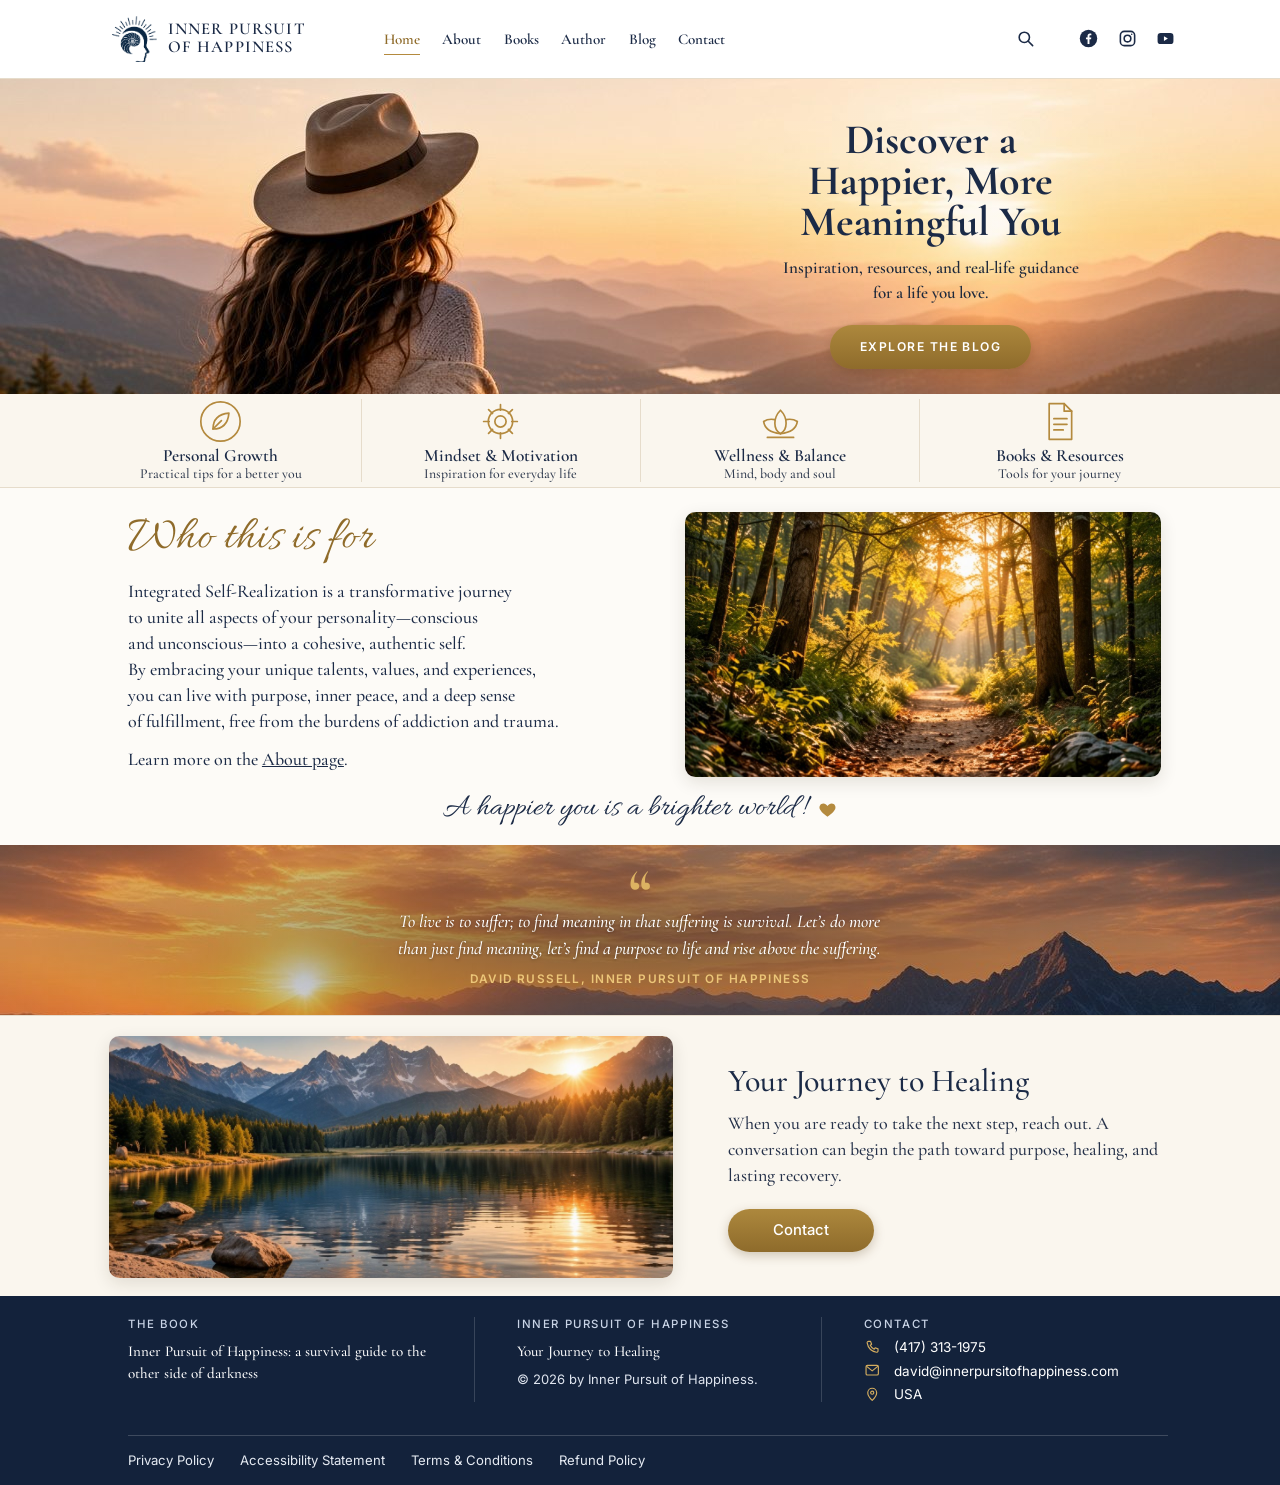
<file: index.html>
<!doctype html>
<html lang="en">
<head>
  <meta charset="utf-8" />
  <meta name="viewport" content="width=device-width, initial-scale=1" />
  <meta name="robots" content="noindex, nofollow, noarchive" />
  <meta name="googlebot" content="noindex, nofollow" />
  <title>Home (design preview) | Inner Pursuit of Happiness</title>
  <meta name="description" content="Design preview of the Inner Pursuit of Happiness home page. Not the live website." />
  <link rel="icon" type="image/png" href="images/logo-icon.png" />
  <link rel="preconnect" href="https://fonts.googleapis.com" />
  <link rel="preconnect" href="https://fonts.gstatic.com" crossorigin />
  <link
    rel="stylesheet"
    href="https://fonts.googleapis.com/css2?family=Allura&family=Cormorant+Garamond:ital,wght@0,500;0,600;0,700;1,500&family=Inter:wght@400;500;600&display=swap"
  />
  <link rel="stylesheet" href="styles.css?v=features-link-1" />
</head>
<body>
  <a class="skip-link" href="#main">Skip to main content</a>

  <header class="site-header">
    <div class="wrap header-inner">
      <a class="brand" href="./" aria-label="Inner Pursuit of Happiness, home">
        <img class="brand-mark" src="images/logo-icon.png" alt="" width="466" height="469" />
        <span class="brand-name" aria-hidden="true"><span>Inner Pursuit</span><span>of Happiness</span></span>
      </a>

      <button class="menu-toggle" type="button" aria-expanded="false" aria-controls="site-nav">
        <span class="menu-bars" aria-hidden="true"></span>
        <span class="menu-label">Menu</span>
      </button>

      <nav id="site-nav" class="site-nav" aria-label="Main">
        <ul>
          <li><a href="./" aria-current="page">Home</a></li>
          <li><a href="about.html">About</a></li>
          <li><a href="books.html">Books</a></li>
          <li><a href="author.html">Author</a></li>
          <li><a href="blog.html">Blog</a></li>
          <li><a href="contact.html">Contact</a></li>
        </ul>
      </nav>

      <div class="header-tools">
        <a
          class="tool-link"
          href="https://www.google.com/search?q=site%3Ainnerpursuitofhappiness.com"
          aria-label="Search the Inner Pursuit of Happiness website"
        >
          <svg viewBox="0 0 24 24" aria-hidden="true"><circle cx="10.5" cy="10.5" r="6.5" /><path d="M15.5 15.5 21 21" /></svg>
        </a>
        <span class="social" aria-hidden="true">
          <svg class="social-fb" viewBox="0 0 24 24"><circle cx="12" cy="12" r="11" /><path class="ink" d="M13.2 19v-6h2l.3-2.4h-2.3V9.2c0-.7.2-1.2 1.2-1.2h1.2V5.9c-.2 0-1-.1-1.8-.1-1.8 0-3 1.1-3 3.1v1.7H8.8V13h2v6z" /></svg>
          <svg class="social-ig" viewBox="0 0 24 24"><rect x="3" y="3" width="18" height="18" rx="5" /><circle cx="12" cy="12" r="4.2" /><circle cx="17.3" cy="6.7" r="1" class="dot" /></svg>
          <svg class="social-yt" viewBox="0 0 24 24"><rect x="2" y="5" width="20" height="14" rx="4" /><path class="ink" d="m10 9 5 3-5 3z" /></svg>
        </span>
      </div>
    </div>
  </header>

  <main id="main">
    <section class="hero" aria-labelledby="hero-title">
      <img
        class="hero-img"
        src="images/hero-woman-valley.jpg"
        alt="A woman in a brown hat sits on a hillside overlooking a golden mountain valley and lake at sunset"
        width="1280"
        height="720"
        fetchpriority="high"
      />
      <div class="wrap hero-inner">
        <div class="hero-copy">
          <h1 id="hero-title">Discover a<br class="br-d" /> Happier, More<br class="br-d" /> Meaningful You</h1>
          <p class="hero-lede">Inspiration, resources, and real-life guidance<br class="br-d" /> for a life you love.</p>
          <a class="btn btn-gold btn-caps" href="blog.html">Explore the Blog</a>
        </div>
      </div>
    </section>

    <nav class="features" aria-label="Topics">
      <ul class="wrap features-list">
        <li>
          <a class="feature-link" href="blog.html?category=Growth">
            <svg class="feature-icon" viewBox="0 0 48 48" aria-hidden="true"><circle cx="24" cy="24" r="21" /><path d="M16 32c0-10 6-16 17-17-1 11-7 17-17 17Z" /><path d="M16 32l9-9" /></svg>
            <h2>Personal Growth</h2>
            <p>Practical tips for a better you</p>
          </a>
        </li>
        <li>
          <a class="feature-link" href="blog.html?category=Growth">
            <svg class="feature-icon" viewBox="0 0 48 48" aria-hidden="true"><circle cx="24" cy="24" r="6" /><path d="M24 6v6M24 36v6M6 24h6M36 24h6M11.3 11.3l4.2 4.2M32.5 32.5l4.2 4.2M11.3 36.7l4.2-4.2M32.5 15.5l4.2-4.2" /><circle cx="24" cy="24" r="13" /></svg>
            <h2>Mindset &amp; Motivation</h2>
            <p>Inspiration for everyday life</p>
          </a>
        </li>
        <li>
          <a class="feature-link" href="blog.html?category=Mental%20Health">
            <svg class="feature-icon" viewBox="0 0 48 48" aria-hidden="true"><path d="M24 12c4 4 6 9 6 14s-2 9-6 11c-4-2-6-6-6-11s2-10 6-14Z" /><path d="M18 22c-5-1-9 0-12 2 1 7 7 12 18 13" /><path d="M30 22c5-1 9 0 12 2-1 7-7 12-18 13" /><path d="M10 41h28" /></svg>
            <h2>Wellness &amp; Balance</h2>
            <p>Mind, body and soul</p>
          </a>
        </li>
        <li>
          <a class="feature-link" href="books.html">
            <svg class="feature-icon" viewBox="0 0 48 48" aria-hidden="true"><path d="M13 5h16l8 8v30H13z" /><path d="M29 5v8h8" /><path d="M18 21h14M18 27h14M18 33h10" /></svg>
            <h2>Books &amp; Resources</h2>
            <p>Tools for your journey</p>
          </a>
        </li>
      </ul>
    </nav>

    <section class="who" aria-labelledby="who-title">
      <div class="wrap who-grid">
        <div class="who-copy">
          <h2 id="who-title" class="script-heading">Who this is for</h2>
          <p>
            Integrated Self-Realization is a transformative journey<br class="br-d" /> to unite all aspects of your
            personality—conscious<br class="br-d" /> and unconscious—into a cohesive, authentic self.<br class="br-d" /> By
            embracing your unique talents, values, and experiences,<br class="br-d" /> you can live with purpose, inner peace,
            and a deep sense<br class="br-d" /> of fulfillment, free from the burdens of addiction and trauma.
          </p>
          <p class="who-more">Learn more on the <a href="about.html">About page</a>.</p>
        </div>
        <img
          class="photo who-photo"
          src="images/forest-path.jpg"
          alt="A quiet forest walking path with golden sunlight filtering through tall trees"
          width="1280"
          height="720"
          loading="lazy"
        />
      </div>
      <p class="wrap tagline">A happier you is a brighter world! <svg class="heart" viewBox="0 0 24 24" aria-hidden="true"><path d="M12 21s-7.5-4.6-9.6-9.2C.9 8.4 3 4.5 6.7 4.5c2.2 0 3.9 1.2 5.3 3.1 1.4-1.9 3.1-3.1 5.3-3.1 3.7 0 5.8 3.9 4.3 7.3C19.5 16.4 12 21 12 21Z" /></svg></p>
    </section>

    <section class="quote" aria-label="A message from David Russell">
      <img class="quote-img" src="images/quote-panorama.jpg" alt="" width="1280" height="720" loading="lazy" />
      <figure class="wrap quote-inner">
        <span class="quote-mark" aria-hidden="true">&ldquo;</span>
        <blockquote>
          <p>
            To live is to suffer; to find meaning in that suffering is survival. Let’s do more<br class="br-d" />
            than just find meaning, let’s find a purpose to life and rise above the suffering.
          </p>
        </blockquote>
        <figcaption>David Russell, Inner Pursuit of Happiness</figcaption>
      </figure>
    </section>

    <section class="journey" aria-labelledby="journey-title">
      <div class="wrap journey-grid">
        <img
          class="photo journey-photo"
          src="images/mountain-lake.jpg"
          alt="A calm mountain lake at sunset with evergreen trees along the shore and golden light on the water"
          width="1280"
          height="720"
          loading="lazy"
        />
        <div class="journey-copy">
          <h2 id="journey-title">Your Journey to Healing</h2>
          <p>
            When you are ready to take the next step, reach out. A conversation can begin the path toward purpose, healing,
            and lasting recovery.
          </p>
          <a class="btn btn-gold" href="contact.html">Contact</a>
        </div>
      </div>
    </section>
  </main>

  <footer class="site-footer">
    <div class="wrap footer-cols">
      <div class="footer-col">
        <p class="footer-label">The Book</p>
        <p class="footer-serif">
          <a href="https://innerpursuitofhappiness.com/books/inner-pursuit-of-happiness">Inner Pursuit of Happiness: a survival guide to the other side of darkness</a>
        </p>
      </div>
      <div class="footer-col">
        <p class="footer-label">Inner Pursuit of Happiness</p>
        <p class="footer-serif">Your Journey to Healing</p>
        <p class="footer-small">© 2026 by Inner Pursuit of Happiness.</p>
      </div>
      <div class="footer-col">
        <p class="footer-label">Contact</p>
        <ul class="footer-contact">
          <li>
            <svg viewBox="0 0 24 24" aria-hidden="true"><path d="M6.6 3.5h3l1.5 4.2-2 1.4a12 12 0 0 0 5.8 5.8l1.4-2 4.2 1.5v3a2 2 0 0 1-2.2 2A17 17 0 0 1 4.6 5.7a2 2 0 0 1 2-2.2Z" /></svg>
            <a href="tel:+14173131975">(417) 313-1975</a>
          </li>
          <li>
            <svg viewBox="0 0 24 24" aria-hidden="true"><rect x="3" y="5" width="18" height="14" rx="2" /><path d="m3.5 6 8.5 7 8.5-7" /></svg>
            <a href="mailto:david@innerpursitofhappiness.com">david@innerpursitofhappiness.com</a>
          </li>
          <li>
            <svg viewBox="0 0 24 24" aria-hidden="true"><path d="M12 21s-6.5-6.2-6.5-11.2a6.5 6.5 0 0 1 13 0C18.5 14.8 12 21 12 21Z" /><circle cx="12" cy="9.8" r="2.3" /></svg>
            <span>USA</span>
          </li>
        </ul>
      </div>
    </div>
    <div class="wrap footer-legal">
      <nav aria-label="Legal">
        <ul>
          <li><a href="https://innerpursuitofhappiness.com/privacy-policy">Privacy Policy</a></li>
          <li><a href="https://innerpursuitofhappiness.com/accessibility">Accessibility Statement</a></li>
          <li><a href="https://innerpursuitofhappiness.com/terms">Terms &amp; Conditions</a></li>
          <li><a href="https://innerpursuitofhappiness.com/refund-policy">Refund Policy</a></li>
        </ul>
      </nav>
    </div>
  </footer>

  <script>
    (function () {
      var btn = document.querySelector(".menu-toggle");
      var nav = document.getElementById("site-nav");
      if (!btn || !nav) return;
      btn.addEventListener("click", function () {
        var open = btn.getAttribute("aria-expanded") === "true";
        btn.setAttribute("aria-expanded", String(!open));
        nav.classList.toggle("is-open", !open);
      });
    })();
  </script>
</body>
</html>
</file>
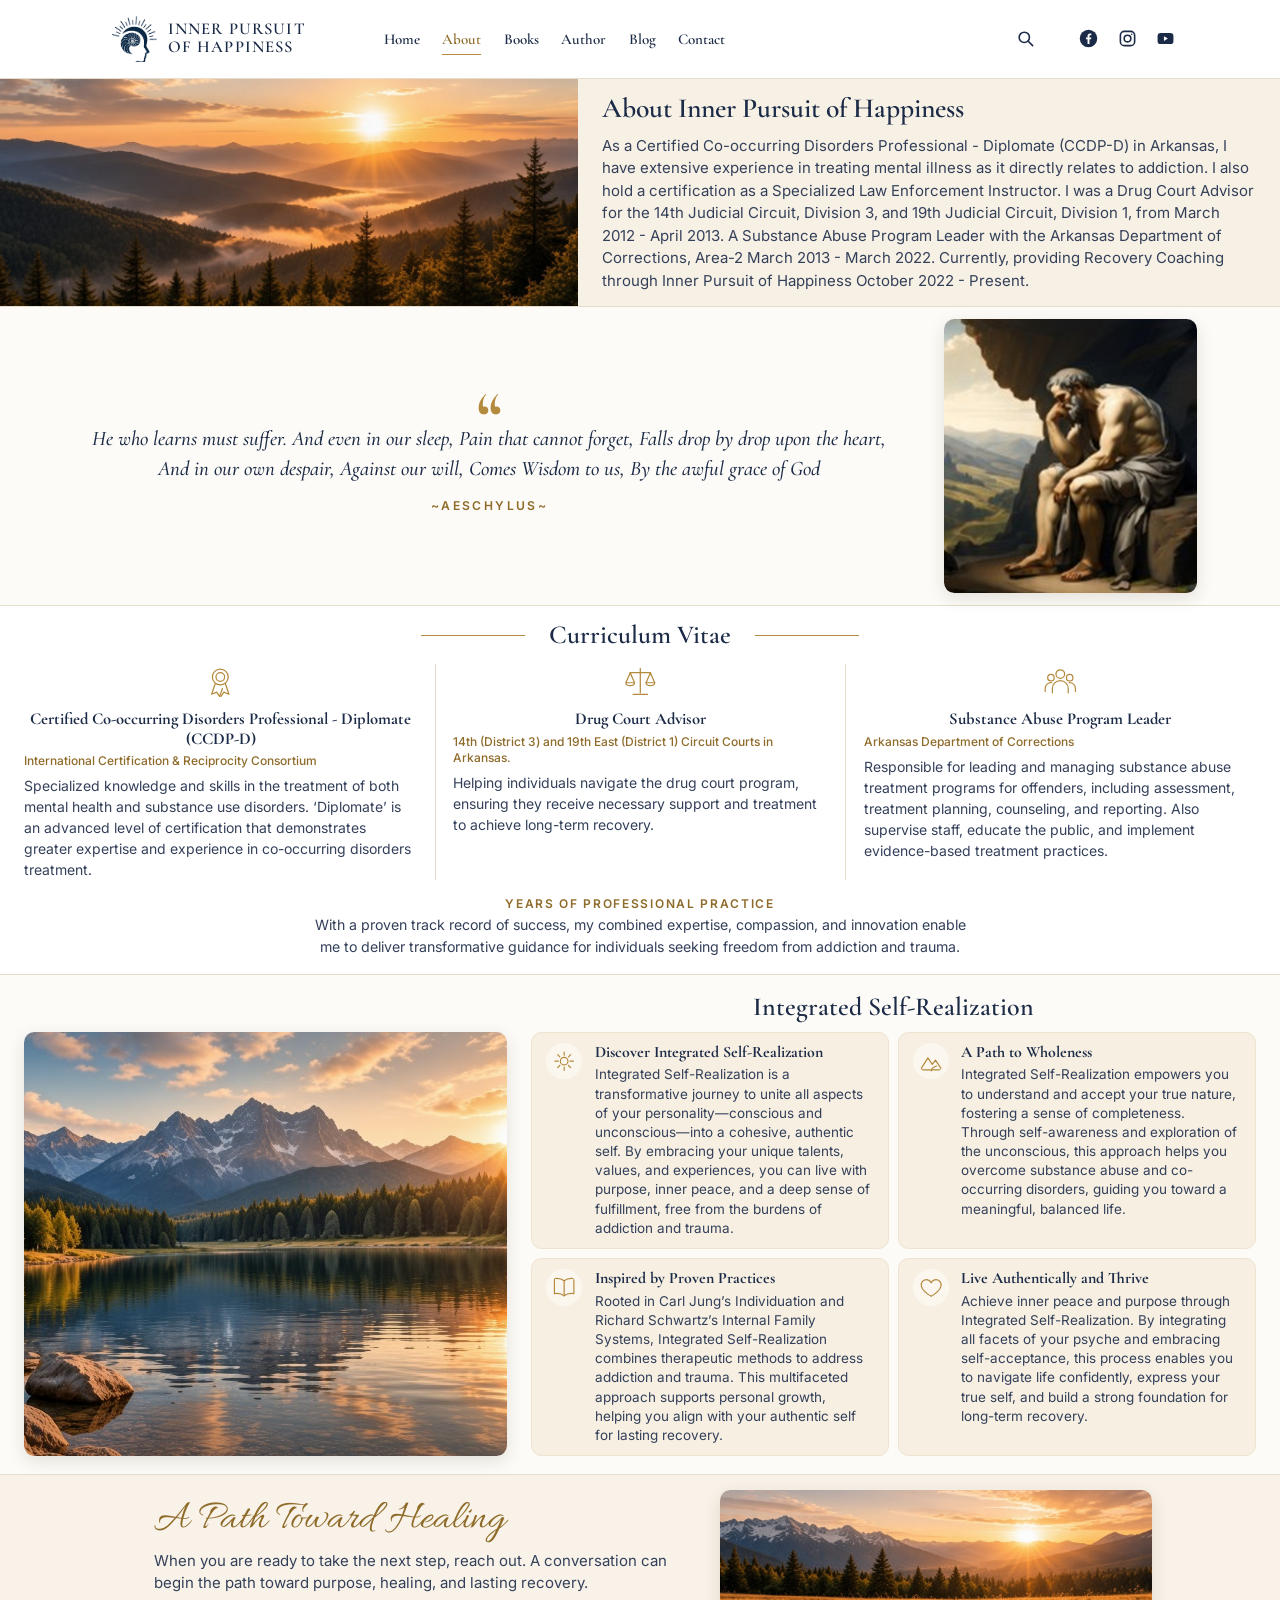
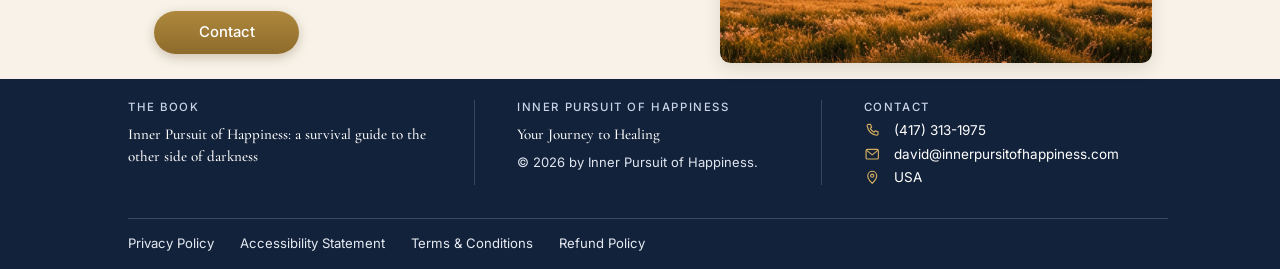
<file: about.html>
<!doctype html>
<html lang="en">
<head>
  <meta charset="utf-8" />
  <meta name="viewport" content="width=device-width, initial-scale=1" />
  <meta name="robots" content="noindex, nofollow, noarchive" />
  <meta name="googlebot" content="noindex, nofollow" />
  <title>About (design preview) | Inner Pursuit of Happiness</title>
  <meta name="description" content="Design preview of the Inner Pursuit of Happiness About page. Not the live website." />
  <link rel="icon" type="image/png" href="images/logo-icon.png" />
  <link rel="preconnect" href="https://fonts.googleapis.com" />
  <link rel="preconnect" href="https://fonts.gstatic.com" crossorigin />
  <link
    rel="stylesheet"
    href="https://fonts.googleapis.com/css2?family=Allura&family=Cormorant+Garamond:ital,wght@0,500;0,600;0,700;1,500&family=Inter:wght@400;500;600&display=swap"
  />
  <link rel="stylesheet" href="styles.css?v=compact-3" />
  <link rel="stylesheet" href="about.css?v=isr-5" />
</head>
<body>
  <a class="skip-link" href="#main">Skip to main content</a>

  <header class="site-header">
    <div class="wrap header-inner">
      <a class="brand" href="./" aria-label="Inner Pursuit of Happiness, home">
        <img class="brand-mark" src="images/logo-icon.png" alt="" width="466" height="469" />
        <span class="brand-name" aria-hidden="true"><span>Inner Pursuit</span><span>of Happiness</span></span>
      </a>

      <button class="menu-toggle" type="button" aria-expanded="false" aria-controls="site-nav">
        <span class="menu-bars" aria-hidden="true"></span>
        <span class="menu-label">Menu</span>
      </button>

      <nav id="site-nav" class="site-nav" aria-label="Main">
        <ul>
          <li><a href="./">Home</a></li>
          <li><a href="about.html" aria-current="page">About</a></li>
          <li><a href="books.html">Books</a></li>
          <li><a href="author.html">Author</a></li>
          <li><a href="blog.html">Blog</a></li>
          <li><a href="contact.html">Contact</a></li>
        </ul>
      </nav>

      <div class="header-tools">
        <a
          class="tool-link"
          href="https://www.google.com/search?q=site%3Ainnerpursuitofhappiness.com"
          aria-label="Search the Inner Pursuit of Happiness website"
        >
          <svg viewBox="0 0 24 24" aria-hidden="true"><circle cx="10.5" cy="10.5" r="6.5" /><path d="M15.5 15.5 21 21" /></svg>
        </a>
        <span class="social" aria-hidden="true">
          <svg class="social-fb" viewBox="0 0 24 24"><circle cx="12" cy="12" r="11" /><path class="ink" d="M13.2 19v-6h2l.3-2.4h-2.3V9.2c0-.7.2-1.2 1.2-1.2h1.2V5.9c-.2 0-1-.1-1.8-.1-1.8 0-3 1.1-3 3.1v1.7H8.8V13h2v6z" /></svg>
          <svg class="social-ig" viewBox="0 0 24 24"><rect x="3" y="3" width="18" height="18" rx="5" /><circle cx="12" cy="12" r="4.2" /><circle cx="17.3" cy="6.7" r="1" class="dot" /></svg>
          <svg class="social-yt" viewBox="0 0 24 24"><rect x="2" y="5" width="20" height="14" rx="4" /><path class="ink" d="m10 9 5 3-5 3z" /></svg>
        </span>
      </div>
    </div>
  </header>

  <main id="main">
    <section class="ab-intro" aria-labelledby="about-title">
      <img
        class="ab-intro-img"
        src="images/about-valley-sunset.jpg"
        alt="The sun setting over misty forested mountain valleys, with evergreen trees in the foreground"
        width="1280"
        height="720"
        fetchpriority="high"
      />
      <div class="ab-intro-copy">
        <h1 id="about-title">About Inner Pursuit of Happiness</h1>
        <p>
          As a Certified Co-occurring Disorders Professional - Diplomate (CCDP-D) in Arkansas, I have extensive experience in
          treating mental illness as it directly relates to addiction. I also hold a certification as a Specialized Law
          Enforcement Instructor. I was a Drug Court Advisor for the 14th Judicial Circuit, Division 3, and 19th Judicial
          Circuit, Division 1, from March 2012 - April 2013. A Substance Abuse Program Leader with the Arkansas Department of
          Corrections, Area-2 March 2013 - March 2022. Currently, providing Recovery Coaching through Inner Pursuit of
          Happiness October 2022 - Present.
        </p>
      </div>
    </section>

    <section class="ab-quote" aria-label="A quote from Aeschylus">
      <div class="wrap ab-quote-grid">
        <figure class="ab-quote-fig">
          <span class="ab-quote-mark" aria-hidden="true">&ldquo;</span>
          <blockquote>
            <p>
              He who learns must suffer. And even in our sleep, Pain that cannot forget, Falls drop by drop upon the heart,
              And in our own despair, Against our will, Comes Wisdom to us, By the awful grace of God
            </p>
          </blockquote>
          <figcaption>~Aeschylus~</figcaption>
        </figure>
        <img
          class="photo ab-quote-img"
          src="images/about-aeschylus-painting.jpg"
          alt="Classical oil painting of a seated, draped man resting his head on his hand beneath a rocky overhang, with a sunlit valley beyond"
          width="489"
          height="537"
          loading="lazy"
        />
      </div>
    </section>

    <section class="ab-cv" aria-labelledby="cv-title">
      <div class="wrap">
        <h2 id="cv-title" class="ab-rule-heading"><span>Curriculum Vitae</span></h2>
        <ul class="ab-cv-list">
          <li>
            <svg class="ab-icon" viewBox="0 0 48 48" aria-hidden="true"><circle cx="24" cy="18" r="11" /><circle cx="24" cy="18" r="6" /><path d="M17 27l-5 15 7-3 4 6 4-11M31 27l5 15-7-3-4 6" /></svg>
            <h3>Certified Co-occurring Disorders Professional - Diplomate (CCDP-D)</h3>
            <p class="ab-cv-org">International Certification &amp; Reciprocity Consortium</p>
            <p>
              Specialized knowledge and skills in the treatment of both mental health and substance use disorders.
              ‘Diplomate’ is an advanced level of certification that demonstrates greater expertise and experience in
              co-occurring disorders treatment.
            </p>
          </li>
          <li>
            <svg class="ab-icon" viewBox="0 0 48 48" aria-hidden="true"><path d="M24 6v34M14 42h20M10 12h28" /><path d="M10 12 4 26h12zM38 12l-6 14h12z" /><path d="M4 26a6 4 0 0 0 12 0M32 26a6 4 0 0 0 12 0" /></svg>
            <h3>Drug Court Advisor</h3>
            <p class="ab-cv-org">14th (District 3) and 19th East (District 1) Circuit Courts in Arkansas.</p>
            <p>
              Helping individuals navigate the drug court program, ensuring they receive necessary support and treatment to
              achieve long-term recovery.
            </p>
          </li>
          <li>
            <svg class="ab-icon" viewBox="0 0 48 48" aria-hidden="true"><circle cx="24" cy="14" r="6" /><circle cx="11" cy="19" r="4.5" /><circle cx="37" cy="19" r="4.5" /><path d="M13 40v-6a11 11 0 0 1 22 0v6M3 38v-4a8 8 0 0 1 9-8M45 38v-4a8 8 0 0 0-9-8" /></svg>
            <h3>Substance Abuse Program Leader</h3>
            <p class="ab-cv-org">Arkansas Department of Corrections</p>
            <p>
              Responsible for leading and managing substance abuse treatment programs for offenders, including assessment,
              treatment planning, counseling, and reporting. Also supervise staff, educate the public, and implement
              evidence-based treatment practices.
            </p>
          </li>
        </ul>
        <div class="ab-years">
          <h3>Years of Professional Practice</h3>
          <p>
            With a proven track record of success, my combined expertise, compassion, and innovation enable me to deliver
            transformative guidance for individuals seeking freedom from addiction and trauma.
          </p>
        </div>
      </div>
    </section>

    <section class="ab-isr" aria-labelledby="isr-title">
      <div class="wrap ab-isr-grid">
        <img
          class="photo ab-isr-img"
          src="images/mountain-lake.jpg"
          alt="A calm mountain lake at sunset with evergreen trees along the shore and golden light on the water"
          width="1280"
          height="720"
          loading="lazy"
        />
        <div class="ab-isr-copy">
          <h2 id="isr-title">Integrated Self-Realization</h2>
          <ul class="ab-cards">
            <li>
              <svg class="ab-card-icon" viewBox="0 0 48 48" aria-hidden="true"><circle cx="24" cy="24" r="7" /><path d="M24 7v6M24 35v6M7 24h6M35 24h6M12 12l4 4M32 32l4 4M12 36l4-4M32 16l4-4" /></svg>
              <div class="ab-card-text">
              <h3>Discover Integrated Self-Realization</h3>
              <p>
                Integrated Self-Realization is a transformative journey to unite all aspects of your personality—conscious
                and unconscious—into a cohesive, authentic self. By embracing your unique talents, values, and experiences,
                you can live with purpose, inner peace, and a deep sense of fulfillment, free from the burdens of addiction
                and trauma.
              </p>
              </div>
            </li>
            <li>
              <svg class="ab-card-icon" viewBox="0 0 48 48" aria-hidden="true"><path d="M4 40 18 18l8 12 6-8 12 18z" /><path d="M24 42c2-6 6-8 10-9" /></svg>
              <div class="ab-card-text">
              <h3>A Path to Wholeness</h3>
              <p>
                Integrated Self-Realization empowers you to understand and accept your true nature, fostering a sense of
                completeness. Through self-awareness and exploration of the unconscious, this approach helps you overcome
                substance abuse and co-occurring disorders, guiding you toward a meaningful, balanced life.
              </p>
              </div>
            </li>
            <li>
              <svg class="ab-card-icon" viewBox="0 0 48 48" aria-hidden="true"><path d="M24 12c-5-4-12-5-18-4v28c6-1 13 0 18 4 5-4 12-5 18-4V8c-6-1-13 0-18 4Z" /><path d="M24 12v28" /></svg>
              <div class="ab-card-text">
              <h3>Inspired by Proven Practices</h3>
              <p>
                Rooted in Carl Jung’s Individuation and Richard Schwartz’s Internal Family Systems, Integrated
                Self-Realization combines therapeutic methods to address addiction and trauma. This multifaceted approach
                supports personal growth, helping you align with your authentic self for lasting recovery.
              </p>
              </div>
            </li>
            <li>
              <svg class="ab-card-icon" viewBox="0 0 48 48" aria-hidden="true"><path d="M24 41s-15-9-18-18c-2-6 2-13 9-13 4 0 7 2 9 6 2-4 5-6 9-6 7 0 11 7 9 13-3 9-18 18-18 18Z" /></svg>
              <div class="ab-card-text">
              <h3>Live Authentically and Thrive</h3>
              <p>
                Achieve inner peace and purpose through Integrated Self-Realization. By integrating all facets of your psyche
                and embracing self-acceptance, this process enables you to navigate life confidently, express your true self,
                and build a strong foundation for long-term recovery.
              </p>
              </div>
            </li>
          </ul>
        </div>
      </div>
    </section>

    <section class="ab-heal" aria-labelledby="heal-title">
      <div class="wrap ab-heal-grid">
        <div class="ab-heal-copy">
          <h2 id="heal-title" class="script-heading">A Path Toward Healing</h2>
          <p>
            When you are ready to take the next step, reach out. A conversation can begin the path toward purpose, healing,
            and lasting recovery.
          </p>
          <a class="btn btn-gold" href="contact.html">Contact</a>
        </div>
        <img
          class="photo ab-heal-img"
          src="images/about-meadow-sunset.jpg"
          alt="A golden meadow at sunset with evergreen trees and snow-dusted mountains in the distance"
          width="1280"
          height="720"
          loading="lazy"
        />
      </div>
    </section>
  </main>

  <footer class="site-footer">
    <div class="wrap footer-cols">
      <div class="footer-col">
        <p class="footer-label">The Book</p>
        <p class="footer-serif">
          <a href="https://innerpursuitofhappiness.com/books/inner-pursuit-of-happiness">Inner Pursuit of Happiness: a survival guide to the other side of darkness</a>
        </p>
      </div>
      <div class="footer-col">
        <p class="footer-label">Inner Pursuit of Happiness</p>
        <p class="footer-serif">Your Journey to Healing</p>
        <p class="footer-small">© 2026 by Inner Pursuit of Happiness.</p>
      </div>
      <div class="footer-col">
        <p class="footer-label">Contact</p>
        <ul class="footer-contact">
          <li>
            <svg viewBox="0 0 24 24" aria-hidden="true"><path d="M6.6 3.5h3l1.5 4.2-2 1.4a12 12 0 0 0 5.8 5.8l1.4-2 4.2 1.5v3a2 2 0 0 1-2.2 2A17 17 0 0 1 4.6 5.7a2 2 0 0 1 2-2.2Z" /></svg>
            <a href="tel:+14173131975">(417) 313-1975</a>
          </li>
          <li>
            <svg viewBox="0 0 24 24" aria-hidden="true"><rect x="3" y="5" width="18" height="14" rx="2" /><path d="m3.5 6 8.5 7 8.5-7" /></svg>
            <a href="mailto:david@innerpursitofhappiness.com">david@innerpursitofhappiness.com</a>
          </li>
          <li>
            <svg viewBox="0 0 24 24" aria-hidden="true"><path d="M12 21s-6.5-6.2-6.5-11.2a6.5 6.5 0 0 1 13 0C18.5 14.8 12 21 12 21Z" /><circle cx="12" cy="9.8" r="2.3" /></svg>
            <span>USA</span>
          </li>
        </ul>
      </div>
    </div>
    <div class="wrap footer-legal">
      <nav aria-label="Legal">
        <ul>
          <li><a href="https://innerpursuitofhappiness.com/privacy-policy">Privacy Policy</a></li>
          <li><a href="https://innerpursuitofhappiness.com/accessibility">Accessibility Statement</a></li>
          <li><a href="https://innerpursuitofhappiness.com/terms">Terms &amp; Conditions</a></li>
          <li><a href="https://innerpursuitofhappiness.com/refund-policy">Refund Policy</a></li>
        </ul>
      </nav>
    </div>
  </footer>

  <script>
    (function () {
      var btn = document.querySelector(".menu-toggle");
      var nav = document.getElementById("site-nav");
      if (!btn || !nav) return;
      btn.addEventListener("click", function () {
        var open = btn.getAttribute("aria-expanded") === "true";
        btn.setAttribute("aria-expanded", String(!open));
        nav.classList.toggle("is-open", !open);
      });
    })();
  </script>
</body>
</html>
</file>
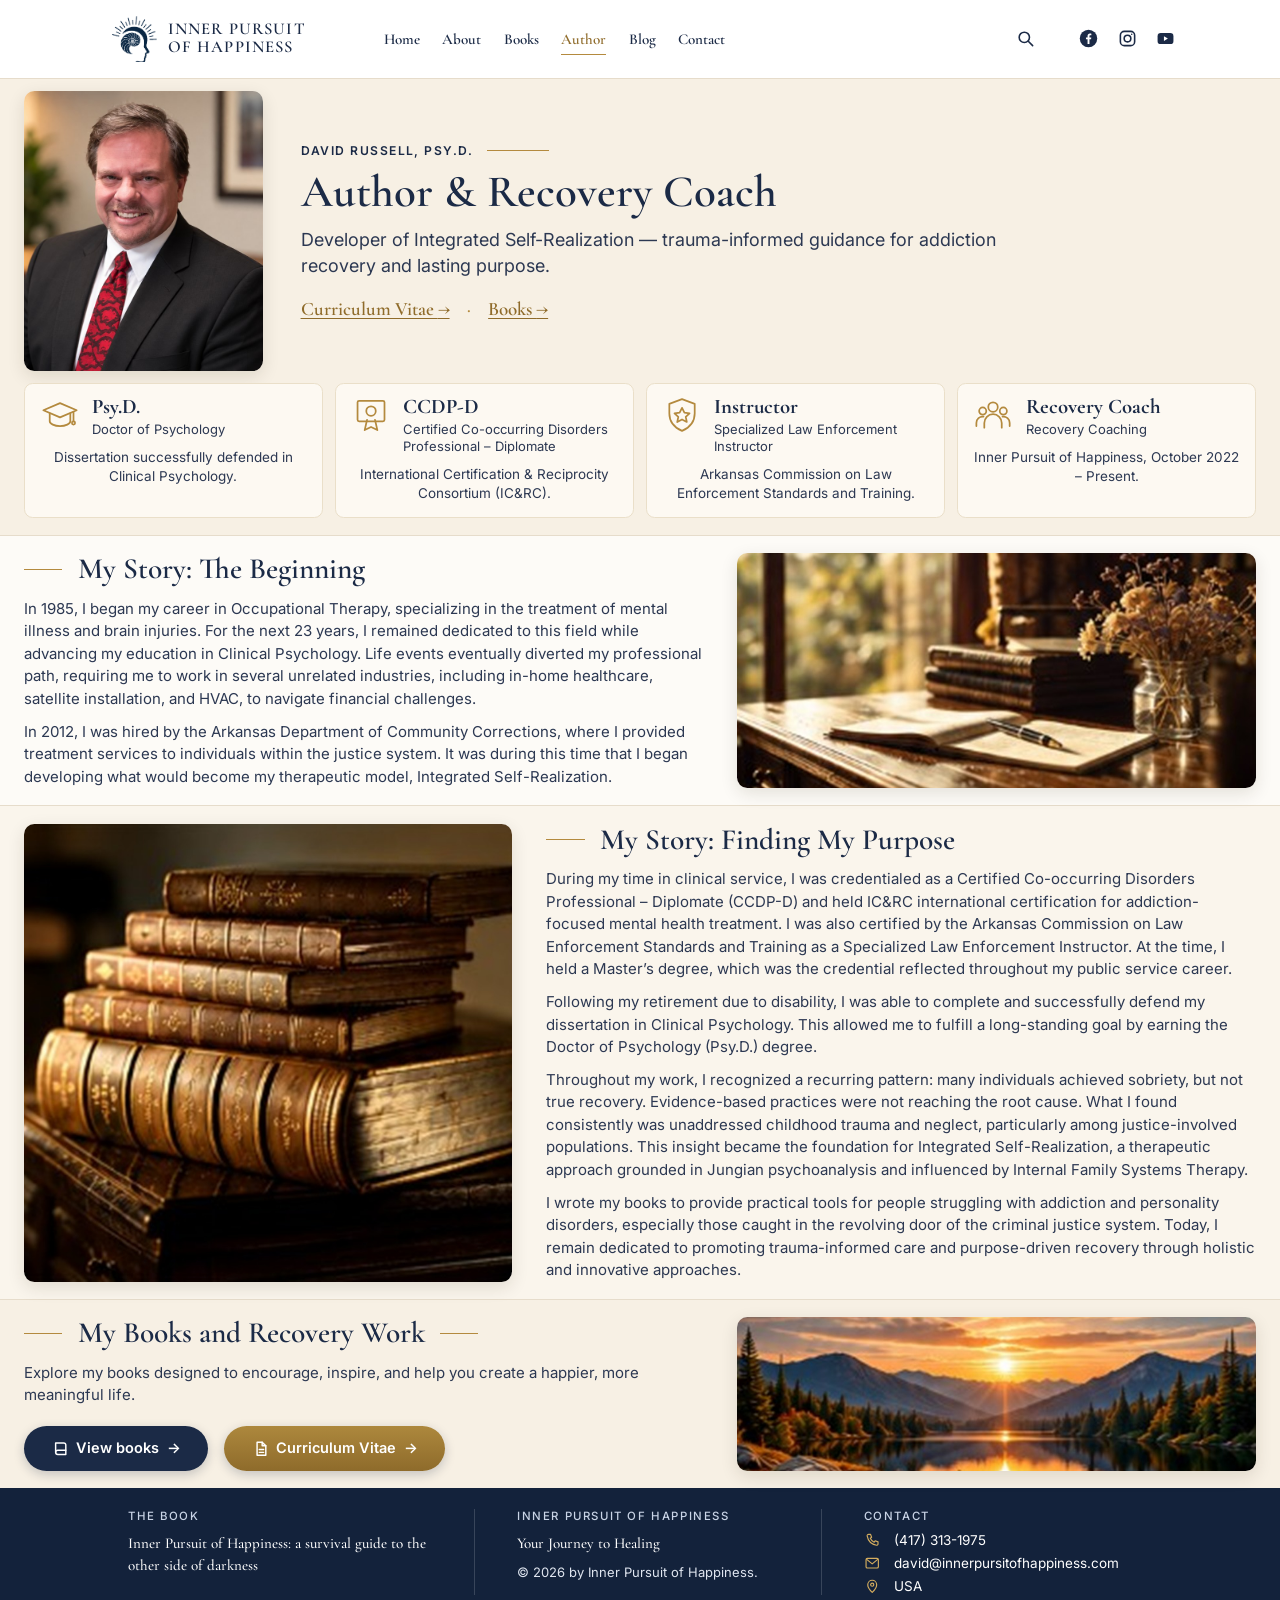
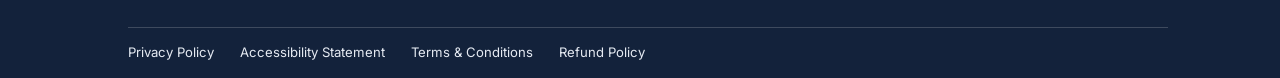
<file: author.html>
<!doctype html>
<html lang="en">
<head>
  <meta charset="utf-8" />
  <meta name="viewport" content="width=device-width, initial-scale=1" />
  <meta name="robots" content="noindex, nofollow, noarchive" />
  <meta name="googlebot" content="noindex, nofollow" />
  <title>Author (design preview) | Inner Pursuit of Happiness</title>
  <meta name="description" content="Design preview of the Inner Pursuit of Happiness Author page. Not the live website." />
  <link rel="icon" type="image/png" href="images/logo-icon.png" />
  <link rel="preconnect" href="https://fonts.googleapis.com" />
  <link rel="preconnect" href="https://fonts.gstatic.com" crossorigin />
  <link
    rel="stylesheet"
    href="https://fonts.googleapis.com/css2?family=Allura&family=Cormorant+Garamond:ital,wght@0,500;0,600;0,700;1,500&family=Inter:wght@400;500;600&display=swap"
  />
  <link rel="stylesheet" href="styles.css?v=compact-3" />
  <link rel="stylesheet" href="author.css?v=1" />
</head>
<body>
  <a class="skip-link" href="#main">Skip to main content</a>

  <header class="site-header">
    <div class="wrap header-inner">
      <a class="brand" href="./" aria-label="Inner Pursuit of Happiness, home">
        <img class="brand-mark" src="images/logo-icon.png" alt="" width="466" height="469" />
        <span class="brand-name" aria-hidden="true"><span>Inner Pursuit</span><span>of Happiness</span></span>
      </a>

      <button class="menu-toggle" type="button" aria-expanded="false" aria-controls="site-nav">
        <span class="menu-bars" aria-hidden="true"></span>
        <span class="menu-label">Menu</span>
      </button>

      <nav id="site-nav" class="site-nav" aria-label="Main">
        <ul>
          <li><a href="./">Home</a></li>
          <li><a href="about.html">About</a></li>
          <li><a href="books.html">Books</a></li>
          <li><a href="author.html" aria-current="page">Author</a></li>
          <li><a href="blog.html">Blog</a></li>
          <li><a href="contact.html">Contact</a></li>
        </ul>
      </nav>

      <div class="header-tools">
        <a
          class="tool-link"
          href="https://www.google.com/search?q=site%3Ainnerpursuitofhappiness.com"
          aria-label="Search the Inner Pursuit of Happiness website"
        >
          <svg viewBox="0 0 24 24" aria-hidden="true"><circle cx="10.5" cy="10.5" r="6.5" /><path d="M15.5 15.5 21 21" /></svg>
        </a>
        <span class="social" aria-hidden="true">
          <svg class="social-fb" viewBox="0 0 24 24"><circle cx="12" cy="12" r="11" /><path class="ink" d="M13.2 19v-6h2l.3-2.4h-2.3V9.2c0-.7.2-1.2 1.2-1.2h1.2V5.9c-.2 0-1-.1-1.8-.1-1.8 0-3 1.1-3 3.1v1.7H8.8V13h2v6z" /></svg>
          <svg class="social-ig" viewBox="0 0 24 24"><rect x="3" y="3" width="18" height="18" rx="5" /><circle cx="12" cy="12" r="4.2" /><circle cx="17.3" cy="6.7" r="1" class="dot" /></svg>
          <svg class="social-yt" viewBox="0 0 24 24"><rect x="2" y="5" width="20" height="14" rx="4" /><path class="ink" d="m10 9 5 3-5 3z" /></svg>
        </span>
      </div>
    </div>
  </header>

  <main id="main">
    <section class="au-intro" aria-labelledby="author-title">
      <div class="au-wrap au-intro-grid">
        <img
          class="photo au-portrait"
          src="images/david-headshot.jpg"
          alt="Portrait of David Russell"
          width="600"
          height="705"
          fetchpriority="high"
        />
        <div class="au-intro-copy">
          <p class="au-kicker">David Russell, Psy.D.</p>
          <h1 id="author-title">Author &amp; Recovery Coach</h1>
          <p class="au-lede">Developer of Integrated Self-Realization — trauma-informed guidance for addiction recovery and lasting purpose.</p>
          <p class="au-links">
            <a href="about.html">Curriculum Vitae <span aria-hidden="true">&rarr;</span></a>
            <span class="au-dot" aria-hidden="true">·</span>
            <a href="books.html">Books <span aria-hidden="true">&rarr;</span></a>
          </p>
        </div>
      </div>
    </section>

    <section class="au-creds" aria-label="Credentials">
      <ul class="au-wrap au-cred-grid">
        <li>
          <div class="au-cred-head">
            <svg viewBox="0 0 48 48" aria-hidden="true"><path d="M3 18 24 9l21 9-21 9z" /><path d="M11 22v10c0 3 6 6 13 6s13-3 13-6V22" /><path d="M41 20v12" /><circle cx="41" cy="34" r="2" /></svg>
            <div><h2>Psy.D.</h2><p>Doctor of Psychology</p></div>
          </div>
          <p class="au-cred-desc">Dissertation successfully defended in Clinical Psychology.</p>
        </li>
        <li>
          <div class="au-cred-head">
            <svg viewBox="0 0 48 48" aria-hidden="true"><rect x="7" y="6" width="34" height="26" rx="2" /><circle cx="24" cy="19" r="6" /><path d="M19 30l-3 13 8-4 8 4-3-13" /></svg>
            <div><h2>CCDP-D</h2><p>Certified Co-occurring Disorders Professional – Diplomate</p></div>
          </div>
          <p class="au-cred-desc">International Certification &amp; Reciprocity Consortium (IC&amp;RC).</p>
        </li>
        <li>
          <div class="au-cred-head">
            <svg viewBox="0 0 48 48" aria-hidden="true"><path d="M24 4 40 10v12c0 11-7 18-16 22C15 40 8 33 8 22V10z" /><path d="m24 15 3 6 6.5.8-4.8 4.5 1.3 6.5L24 29.6 18 32.8l1.3-6.5-4.8-4.5L21 21z" /></svg>
            <div><h2>Instructor</h2><p>Specialized Law Enforcement Instructor</p></div>
          </div>
          <p class="au-cred-desc">Arkansas Commission on Law Enforcement Standards and Training.</p>
        </li>
        <li>
          <div class="au-cred-head">
            <svg viewBox="0 0 48 48" aria-hidden="true"><circle cx="24" cy="14" r="6" /><circle cx="11" cy="19" r="4.5" /><circle cx="37" cy="19" r="4.5" /><path d="M13 40v-6a11 11 0 0 1 22 0v6M3 38v-4a8 8 0 0 1 9-8M45 38v-4a8 8 0 0 0-9-8" /></svg>
            <div><h2>Recovery Coach</h2><p>Recovery Coaching</p></div>
          </div>
          <p class="au-cred-desc">Inner Pursuit of Happiness, October 2022 – Present.</p>
        </li>
      </ul>
    </section>

    <section class="au-story" aria-labelledby="story-begin">
      <div class="au-wrap au-story-grid">
        <div class="au-story-copy">
          <h2 id="story-begin" class="au-line-heading">My Story: The Beginning</h2>
          <p>
            In 1985, I began my career in Occupational Therapy, specializing in the treatment of mental illness and brain
            injuries. For the next 23 years, I remained dedicated to this field while advancing my education in Clinical
            Psychology. Life events eventually diverted my professional path, requiring me to work in several unrelated
            industries, including in-home healthcare, satellite installation, and HVAC, to navigate financial challenges.
          </p>
          <p>
            In 2012, I was hired by the Arkansas Department of Community Corrections, where I provided treatment services to
            individuals within the justice system. It was during this time that I began developing what would become my
            therapeutic model, Integrated Self-Realization.
          </p>
        </div>
        <img
          class="photo au-story-img"
          src="images/author-writing-desk.jpg"
          alt="A vintage wooden writing desk by a window with an open notebook, a pen, old books and a small vase of dried flowers"
          width="882"
          height="483"
          loading="lazy"
        />
      </div>
    </section>

    <section class="au-story au-story-alt" aria-labelledby="story-purpose">
      <div class="au-wrap au-story-grid">
        <img
          class="photo au-story-img"
          src="images/author-antique-books.jpg"
          alt="A stack of antique leather-bound books with gold-embossed spines in warm light"
          width="828"
          height="702"
          loading="lazy"
        />
        <div class="au-story-copy">
          <h2 id="story-purpose" class="au-line-heading">My Story: Finding My Purpose</h2>
          <p>
            During my time in clinical service, I was credentialed as a Certified Co-occurring Disorders Professional –
            Diplomate (CCDP-D) and held IC&amp;RC international certification for addiction-focused mental health treatment. I
            was also certified by the Arkansas Commission on Law Enforcement Standards and Training as a Specialized Law
            Enforcement Instructor. At the time, I held a Master’s degree, which was the credential reflected throughout my
            public service career.
          </p>
          <p>
            Following my retirement due to disability, I was able to complete and successfully defend my dissertation in
            Clinical Psychology. This allowed me to fulfill a long-standing goal by earning the Doctor of Psychology (Psy.D.)
            degree.
          </p>
          <p>
            Throughout my work, I recognized a recurring pattern: many individuals achieved sobriety, but not true recovery.
            Evidence-based practices were not reaching the root cause. What I found consistently was unaddressed childhood
            trauma and neglect, particularly among justice-involved populations. This insight became the foundation for
            Integrated Self-Realization, a therapeutic approach grounded in Jungian psychoanalysis and influenced by Internal
            Family Systems Therapy.
          </p>
          <p>
            I wrote my books to provide practical tools for people struggling with addiction and personality disorders,
            especially those caught in the revolving door of the criminal justice system. Today, I remain dedicated to
            promoting trauma-informed care and purpose-driven recovery through holistic and innovative approaches.
          </p>
        </div>
      </div>
    </section>

    <section class="au-story au-work" aria-labelledby="work-title">
      <div class="au-wrap au-story-grid">
        <div class="au-story-copy">
          <h2 id="work-title" class="au-line-heading au-line-both">My Books and Recovery Work</h2>
          <p>Explore my books designed to encourage, inspire, and help you create a happier, more meaningful life.</p>
          <div class="au-actions">
            <a class="au-btn au-btn-navy" href="books.html"><svg viewBox="0 0 24 24" aria-hidden="true"><path d="M5 4h11a3 3 0 0 1 3 3v13H8a3 3 0 0 1-3-3z" /><path d="M5 17a3 3 0 0 1 3-3h11" /></svg>View books <span aria-hidden="true">&rarr;</span></a>
            <a class="au-btn au-btn-gold" href="about.html"><svg viewBox="0 0 24 24" aria-hidden="true"><path d="M7 3h7l5 5v13H7z" /><path d="M14 3v5h5M10 13h6M10 17h6" /></svg>Curriculum Vitae <span aria-hidden="true">&rarr;</span></a>
          </div>
        </div>
        <img
          class="photo au-story-img"
          src="images/author-lake-sunset.jpg"
          alt="The sun setting over a mountain lake framed by evergreen trees"
          width="882"
          height="330"
          loading="lazy"
        />
      </div>
    </section>
  </main>

  <footer class="site-footer">
    <div class="wrap footer-cols">
      <div class="footer-col">
        <p class="footer-label">The Book</p>
        <p class="footer-serif">
          <a href="https://innerpursuitofhappiness.com/books/inner-pursuit-of-happiness">Inner Pursuit of Happiness: a survival guide to the other side of darkness</a>
        </p>
      </div>
      <div class="footer-col">
        <p class="footer-label">Inner Pursuit of Happiness</p>
        <p class="footer-serif">Your Journey to Healing</p>
        <p class="footer-small">© 2026 by Inner Pursuit of Happiness.</p>
      </div>
      <div class="footer-col">
        <p class="footer-label">Contact</p>
        <ul class="footer-contact">
          <li>
            <svg viewBox="0 0 24 24" aria-hidden="true"><path d="M6.6 3.5h3l1.5 4.2-2 1.4a12 12 0 0 0 5.8 5.8l1.4-2 4.2 1.5v3a2 2 0 0 1-2.2 2A17 17 0 0 1 4.6 5.7a2 2 0 0 1 2-2.2Z" /></svg>
            <a href="tel:+14173131975">(417) 313-1975</a>
          </li>
          <li>
            <svg viewBox="0 0 24 24" aria-hidden="true"><rect x="3" y="5" width="18" height="14" rx="2" /><path d="m3.5 6 8.5 7 8.5-7" /></svg>
            <a href="mailto:david@innerpursitofhappiness.com">david@innerpursitofhappiness.com</a>
          </li>
          <li>
            <svg viewBox="0 0 24 24" aria-hidden="true"><path d="M12 21s-6.5-6.2-6.5-11.2a6.5 6.5 0 0 1 13 0C18.5 14.8 12 21 12 21Z" /><circle cx="12" cy="9.8" r="2.3" /></svg>
            <span>USA</span>
          </li>
        </ul>
      </div>
    </div>
    <div class="wrap footer-legal">
      <nav aria-label="Legal">
        <ul>
          <li><a href="https://innerpursuitofhappiness.com/privacy-policy">Privacy Policy</a></li>
          <li><a href="https://innerpursuitofhappiness.com/accessibility">Accessibility Statement</a></li>
          <li><a href="https://innerpursuitofhappiness.com/terms">Terms &amp; Conditions</a></li>
          <li><a href="https://innerpursuitofhappiness.com/refund-policy">Refund Policy</a></li>
        </ul>
      </nav>
    </div>
  </footer>

  <script>
    (function () {
      var btn = document.querySelector(".menu-toggle");
      var nav = document.getElementById("site-nav");
      if (!btn || !nav) return;
      btn.addEventListener("click", function () {
        var open = btn.getAttribute("aria-expanded") === "true";
        btn.setAttribute("aria-expanded", String(!open));
        nav.classList.toggle("is-open", !open);
      });
    })();
  </script>
</body>
</html>
</file>
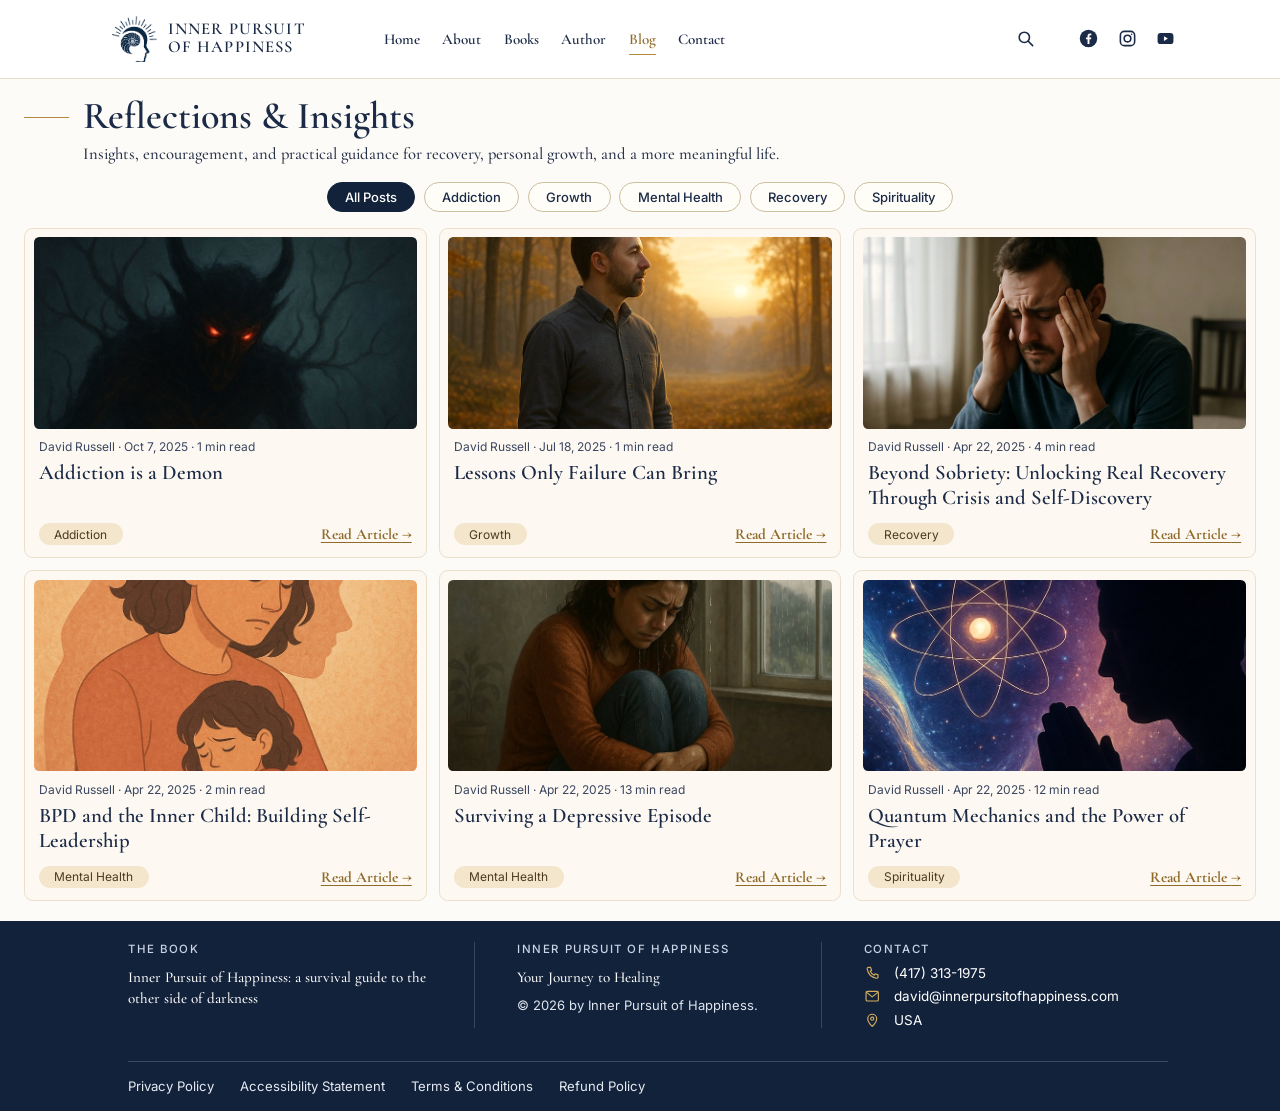
<file: blog.html>
<!doctype html>
<html lang="en">
<head>
  <meta charset="utf-8" />
  <meta name="viewport" content="width=device-width, initial-scale=1" />
  <meta name="robots" content="noindex, nofollow, noarchive" />
  <meta name="googlebot" content="noindex, nofollow" />
  <title>Blog (design preview) | Inner Pursuit of Happiness</title>
  <meta name="description" content="Design preview of the Inner Pursuit of Happiness blog page. Not the live website." />
  <link rel="icon" type="image/png" href="images/logo-icon.png" />
  <link rel="preconnect" href="https://fonts.googleapis.com" />
  <link rel="preconnect" href="https://fonts.gstatic.com" crossorigin />
  <link
    rel="stylesheet"
    href="https://fonts.googleapis.com/css2?family=Allura&family=Cormorant+Garamond:ital,wght@0,500;0,600;0,700;1,500&family=Inter:wght@400;500;600&display=swap"
  />
  <link rel="stylesheet" href="styles.css?v=compact-3" />
  <link rel="stylesheet" href="blog.css?v=1" />
</head>
<body>
  <a class="skip-link" href="#main">Skip to main content</a>

  <header class="site-header">
    <div class="wrap header-inner">
      <a class="brand" href="./" aria-label="Inner Pursuit of Happiness, home">
        <img class="brand-mark" src="images/logo-icon.png" alt="" width="466" height="469" />
        <span class="brand-name" aria-hidden="true"><span>Inner Pursuit</span><span>of Happiness</span></span>
      </a>

      <button class="menu-toggle" type="button" aria-expanded="false" aria-controls="site-nav">
        <span class="menu-bars" aria-hidden="true"></span>
        <span class="menu-label">Menu</span>
      </button>

      <nav id="site-nav" class="site-nav" aria-label="Main">
        <ul>
          <li><a href="./">Home</a></li>
          <li><a href="about.html">About</a></li>
          <li><a href="books.html">Books</a></li>
          <li><a href="author.html">Author</a></li>
          <li><a href="blog.html" aria-current="page">Blog</a></li>
          <li><a href="contact.html">Contact</a></li>
        </ul>
      </nav>

      <div class="header-tools">
        <a
          class="tool-link"
          href="https://www.google.com/search?q=site%3Ainnerpursuitofhappiness.com"
          aria-label="Search the Inner Pursuit of Happiness website"
        >
          <svg viewBox="0 0 24 24" aria-hidden="true"><circle cx="10.5" cy="10.5" r="6.5" /><path d="M15.5 15.5 21 21" /></svg>
        </a>
        <span class="social" aria-hidden="true">
          <svg class="social-fb" viewBox="0 0 24 24"><circle cx="12" cy="12" r="11" /><path class="ink" d="M13.2 19v-6h2l.3-2.4h-2.3V9.2c0-.7.2-1.2 1.2-1.2h1.2V5.9c-.2 0-1-.1-1.8-.1-1.8 0-3 1.1-3 3.1v1.7H8.8V13h2v6z" /></svg>
          <svg class="social-ig" viewBox="0 0 24 24"><rect x="3" y="3" width="18" height="18" rx="5" /><circle cx="12" cy="12" r="4.2" /><circle cx="17.3" cy="6.7" r="1" class="dot" /></svg>
          <svg class="social-yt" viewBox="0 0 24 24"><rect x="2" y="5" width="20" height="14" rx="4" /><path class="ink" d="m10 9 5 3-5 3z" /></svg>
        </span>
      </div>
    </div>
  </header>

  <main id="main">
    <section class="bl-page" aria-labelledby="blog-title">
      <div class="bl-wrap">
        <div class="bl-head">
          <h1 id="blog-title">Reflections &amp; Insights</h1>
          <p>Insights, encouragement, and practical guidance for recovery, personal growth, and a more meaningful life.</p>
        </div>

        <div class="bl-filters" role="group" aria-label="Filter posts by category">
          <button type="button" data-filter="all" aria-pressed="true">All Posts</button>
          <button type="button" data-filter="Addiction" aria-pressed="false">Addiction</button>
          <button type="button" data-filter="Growth" aria-pressed="false">Growth</button>
          <button type="button" data-filter="Mental Health" aria-pressed="false">Mental Health</button>
          <button type="button" data-filter="Recovery" aria-pressed="false">Recovery</button>
          <button type="button" data-filter="Spirituality" aria-pressed="false">Spirituality</button>
        </div>

        <ul class="bl-grid">
          <li class="bl-card" data-category="Addiction">
            <img src="images/blog/addiction-is-a-demon.jpg" alt="A horned shadow figure reaching toward a glowing brain" width="800" height="1200" style="object-position: 50% 20%" />
            <p class="bl-meta">David Russell <span aria-hidden="true">·</span> Oct 7, 2025 <span aria-hidden="true">·</span> 1 min read</p>
            <h2><a href="https://innerpursuitofhappiness.com/blog/addiction-is-a-demon">Addiction is a Demon</a></h2>
            <div class="bl-card-foot">
              <span class="bl-tag">Addiction</span>
              <a class="bl-read" href="https://innerpursuitofhappiness.com/blog/addiction-is-a-demon" aria-hidden="true" tabindex="-1">Read Article <span>&rarr;</span></a>
            </div>
          </li>
          <li class="bl-card" data-category="Growth">
            <img src="images/blog/lessons-only-failure.jpg" alt="A man standing in an autumn forest at sunset, holding a piece of paper" width="800" height="800" style="object-position: 50% 22%" />
            <p class="bl-meta">David Russell <span aria-hidden="true">·</span> Jul 18, 2025 <span aria-hidden="true">·</span> 1 min read</p>
            <h2><a href="https://innerpursuitofhappiness.com/blog/lessons-only-failure-can-bring">Lessons Only Failure Can Bring</a></h2>
            <div class="bl-card-foot">
              <span class="bl-tag">Growth</span>
              <a class="bl-read" href="https://innerpursuitofhappiness.com/blog/lessons-only-failure-can-bring" aria-hidden="true" tabindex="-1">Read Article <span>&rarr;</span></a>
            </div>
          </li>
          <li class="bl-card" data-category="Recovery">
            <img src="images/blog/beyond-sobriety.jpg" alt="A man sitting on a bed with his head in his hands" width="800" height="800" style="object-position: 50% 24%" />
            <p class="bl-meta">David Russell <span aria-hidden="true">·</span> Apr 22, 2025 <span aria-hidden="true">·</span> 4 min read</p>
            <h2><a href="https://innerpursuitofhappiness.com/blog/beyond-sobriety-unlocking-real-recovery-through-crisis-and-self-discovery">Beyond Sobriety: Unlocking Real Recovery Through Crisis and Self-Discovery</a></h2>
            <div class="bl-card-foot">
              <span class="bl-tag">Recovery</span>
              <a class="bl-read" href="https://innerpursuitofhappiness.com/blog/beyond-sobriety-unlocking-real-recovery-through-crisis-and-self-discovery" aria-hidden="true" tabindex="-1">Read Article <span>&rarr;</span></a>
            </div>
          </li>
          <li class="bl-card" data-category="Mental Health">
            <img src="images/blog/bpd-inner-child.jpg" alt="An illustrated adult holding a sad child while a larger shadow of the adult looks on" width="800" height="1200" style="object-position: 50% 40%" />
            <p class="bl-meta">David Russell <span aria-hidden="true">·</span> Apr 22, 2025 <span aria-hidden="true">·</span> 2 min read</p>
            <h2><a href="https://innerpursuitofhappiness.com/blog/bpd-and-the-inner-child-building-self-leadership">BPD and the Inner Child: Building Self-Leadership</a></h2>
            <div class="bl-card-foot">
              <span class="bl-tag">Mental Health</span>
              <a class="bl-read" href="https://innerpursuitofhappiness.com/blog/bpd-and-the-inner-child-building-self-leadership" aria-hidden="true" tabindex="-1">Read Article <span>&rarr;</span></a>
            </div>
          </li>
          <li class="bl-card" data-category="Mental Health">
            <img src="images/blog/surviving-depressive-episode.jpg" alt="A woman sitting on the floor under a raining cloud" width="800" height="1200" style="object-position: 50% 52%" />
            <p class="bl-meta">David Russell <span aria-hidden="true">·</span> Apr 22, 2025 <span aria-hidden="true">·</span> 13 min read</p>
            <h2><a href="https://innerpursuitofhappiness.com/blog/surviving-a-depressive-episode">Surviving a Depressive Episode</a></h2>
            <div class="bl-card-foot">
              <span class="bl-tag">Mental Health</span>
              <a class="bl-read" href="https://innerpursuitofhappiness.com/blog/surviving-a-depressive-episode" aria-hidden="true" tabindex="-1">Read Article <span>&rarr;</span></a>
            </div>
          </li>
          <li class="bl-card" data-category="Spirituality">
            <img src="images/blog/quantum-prayer.jpg" alt="Silhouette of a person praying beside a glowing atom in a star field" width="800" height="800" style="object-position: 50% 42%" />
            <p class="bl-meta">David Russell <span aria-hidden="true">·</span> Apr 22, 2025 <span aria-hidden="true">·</span> 12 min read</p>
            <h2><a href="https://innerpursuitofhappiness.com/blog/quantum-mechanics-and-the-power-of-prayer">Quantum Mechanics and the Power of Prayer</a></h2>
            <div class="bl-card-foot">
              <span class="bl-tag">Spirituality</span>
              <a class="bl-read" href="https://innerpursuitofhappiness.com/blog/quantum-mechanics-and-the-power-of-prayer" aria-hidden="true" tabindex="-1">Read Article <span>&rarr;</span></a>
            </div>
          </li>
        </ul>
      </div>
    </section>
  </main>

  <footer class="site-footer">
    <div class="wrap footer-cols">
      <div class="footer-col">
        <p class="footer-label">The Book</p>
        <p class="footer-serif">
          <a href="https://innerpursuitofhappiness.com/books/inner-pursuit-of-happiness">Inner Pursuit of Happiness: a survival guide to the other side of darkness</a>
        </p>
      </div>
      <div class="footer-col">
        <p class="footer-label">Inner Pursuit of Happiness</p>
        <p class="footer-serif">Your Journey to Healing</p>
        <p class="footer-small">© 2026 by Inner Pursuit of Happiness.</p>
      </div>
      <div class="footer-col">
        <p class="footer-label">Contact</p>
        <ul class="footer-contact">
          <li>
            <svg viewBox="0 0 24 24" aria-hidden="true"><path d="M6.6 3.5h3l1.5 4.2-2 1.4a12 12 0 0 0 5.8 5.8l1.4-2 4.2 1.5v3a2 2 0 0 1-2.2 2A17 17 0 0 1 4.6 5.7a2 2 0 0 1 2-2.2Z" /></svg>
            <a href="tel:+14173131975">(417) 313-1975</a>
          </li>
          <li>
            <svg viewBox="0 0 24 24" aria-hidden="true"><rect x="3" y="5" width="18" height="14" rx="2" /><path d="m3.5 6 8.5 7 8.5-7" /></svg>
            <a href="mailto:david@innerpursitofhappiness.com">david@innerpursitofhappiness.com</a>
          </li>
          <li>
            <svg viewBox="0 0 24 24" aria-hidden="true"><path d="M12 21s-6.5-6.2-6.5-11.2a6.5 6.5 0 0 1 13 0C18.5 14.8 12 21 12 21Z" /><circle cx="12" cy="9.8" r="2.3" /></svg>
            <span>USA</span>
          </li>
        </ul>
      </div>
    </div>
    <div class="wrap footer-legal">
      <nav aria-label="Legal">
        <ul>
          <li><a href="https://innerpursuitofhappiness.com/privacy-policy">Privacy Policy</a></li>
          <li><a href="https://innerpursuitofhappiness.com/accessibility">Accessibility Statement</a></li>
          <li><a href="https://innerpursuitofhappiness.com/terms">Terms &amp; Conditions</a></li>
          <li><a href="https://innerpursuitofhappiness.com/refund-policy">Refund Policy</a></li>
        </ul>
      </nav>
    </div>
  </footer>

  <script>
    (function () {
      var btn = document.querySelector(".menu-toggle");
      var nav = document.getElementById("site-nav");
      if (btn && nav) {
        btn.addEventListener("click", function () {
          var open = btn.getAttribute("aria-expanded") === "true";
          btn.setAttribute("aria-expanded", String(!open));
          nav.classList.toggle("is-open", !open);
        });
      }

      var chips = document.querySelectorAll(".bl-filters button");
      var cards = document.querySelectorAll(".bl-card");
      function applyFilter(chip) {
        var filter = chip.getAttribute("data-filter");
        chips.forEach(function (c) {
          c.setAttribute("aria-pressed", String(c === chip));
        });
        cards.forEach(function (card) {
          card.hidden = filter !== "all" && card.getAttribute("data-category") !== filter;
        });
      }

      chips.forEach(function (chip) {
        chip.addEventListener("click", function () {
          applyFilter(chip);
          var filter = chip.getAttribute("data-filter");
          var url = new URL(window.location.href);
          if (filter === "all") {
            url.searchParams.delete("category");
          } else {
            url.searchParams.set("category", filter);
          }
          history.replaceState(null, "", url);
        });
      });

      var requested = new URLSearchParams(window.location.search).get("category");
      if (requested) {
        chips.forEach(function (chip) {
          if (chip.getAttribute("data-filter").toLowerCase() === requested.toLowerCase()) applyFilter(chip);
        });
      }
    })();
  </script>
</body>
</html>
</file>
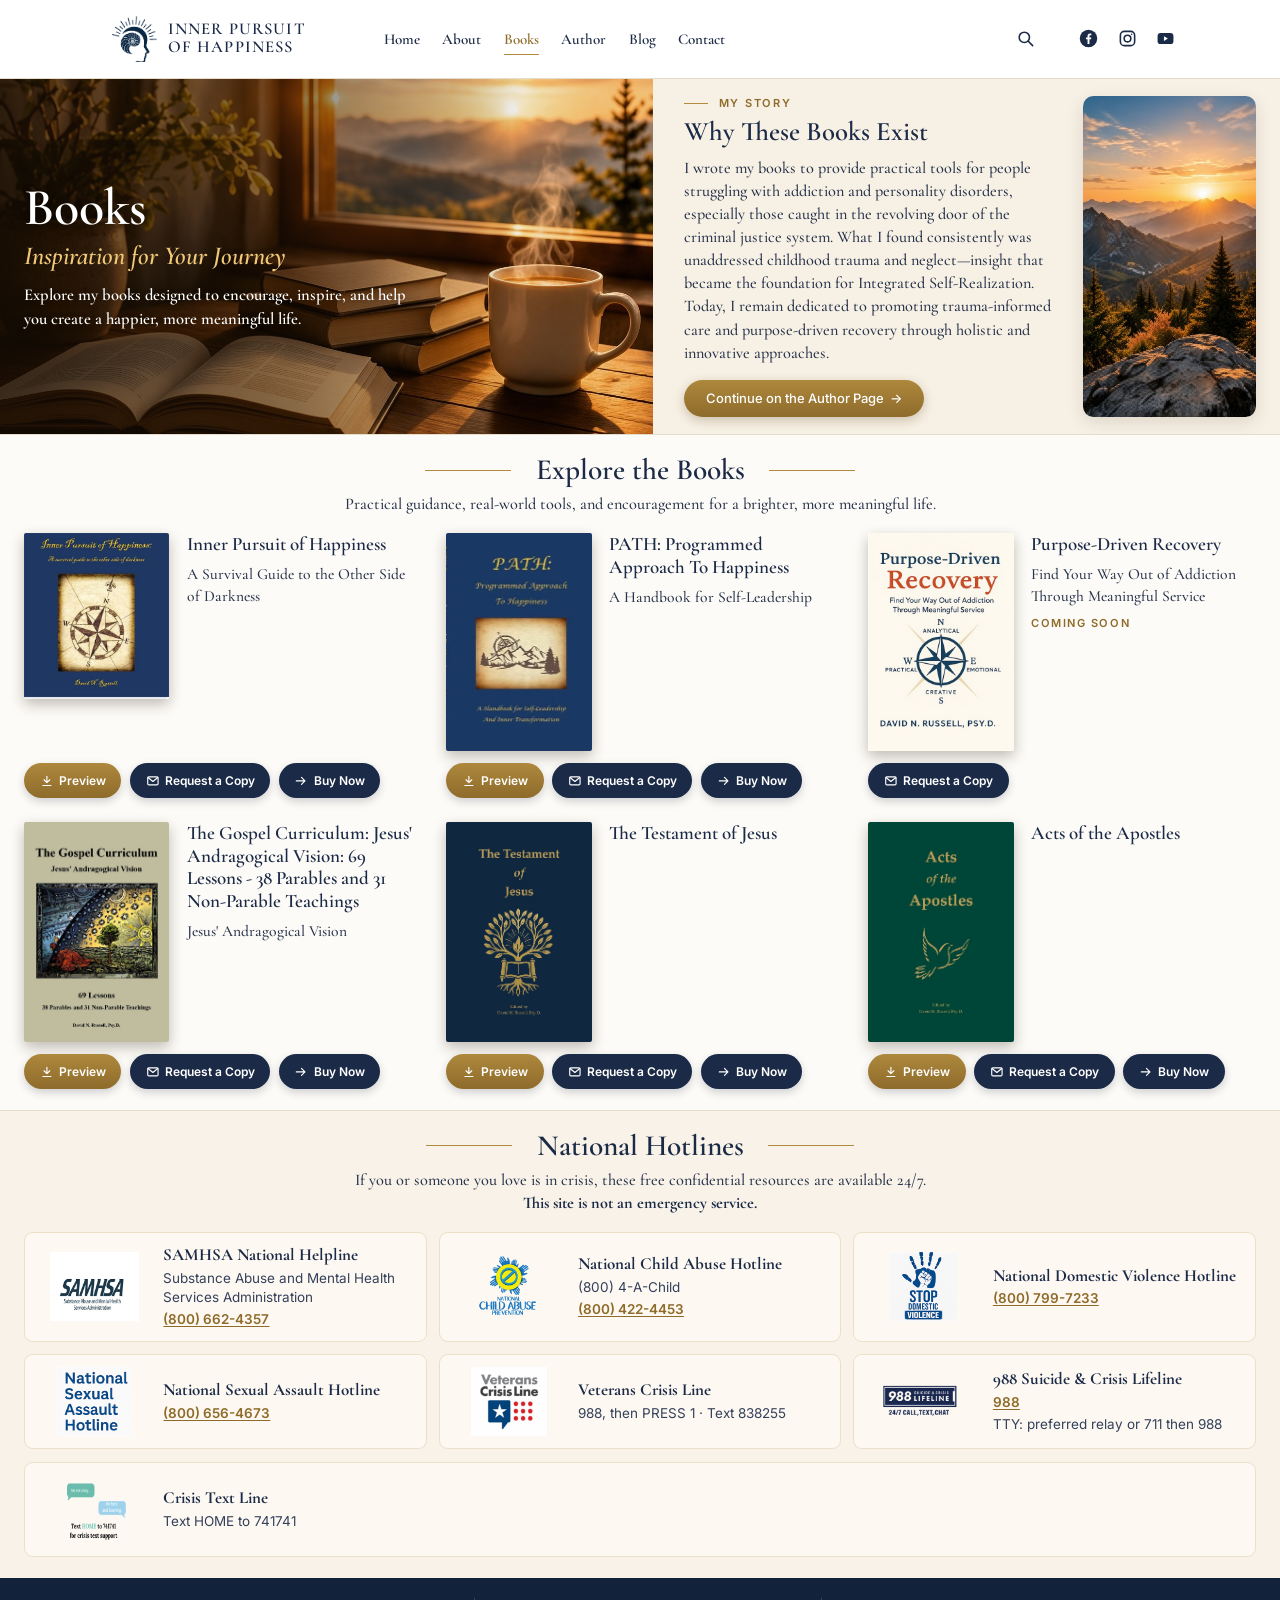
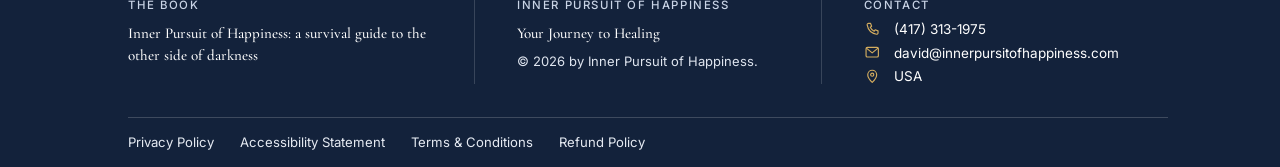
<file: books.html>
<!doctype html>
<html lang="en">
<head>
  <meta charset="utf-8" />
  <meta name="viewport" content="width=device-width, initial-scale=1" />
  <meta name="robots" content="noindex, nofollow, noarchive" />
  <meta name="googlebot" content="noindex, nofollow" />
  <title>Books (design preview) | Inner Pursuit of Happiness</title>
  <meta name="description" content="Design preview of the Inner Pursuit of Happiness Books page. Not the live website." />
  <link rel="icon" type="image/png" href="images/logo-icon.png" />
  <link rel="preconnect" href="https://fonts.googleapis.com" />
  <link rel="preconnect" href="https://fonts.gstatic.com" crossorigin />
  <link
    rel="stylesheet"
    href="https://fonts.googleapis.com/css2?family=Allura&family=Cormorant+Garamond:ital,wght@0,500;0,600;0,700;1,500;1,600&family=Inter:wght@400;500;600&display=swap"
  />
  <link rel="stylesheet" href="styles.css?v=compact-3" />
  <link rel="stylesheet" href="books.css?v=1" />
</head>
<body>
  <a class="skip-link" href="#main">Skip to main content</a>

  <header class="site-header">
    <div class="wrap header-inner">
      <a class="brand" href="./" aria-label="Inner Pursuit of Happiness, home">
        <img class="brand-mark" src="images/logo-icon.png" alt="" width="466" height="469" />
        <span class="brand-name" aria-hidden="true"><span>Inner Pursuit</span><span>of Happiness</span></span>
      </a>

      <button class="menu-toggle" type="button" aria-expanded="false" aria-controls="site-nav">
        <span class="menu-bars" aria-hidden="true"></span>
        <span class="menu-label">Menu</span>
      </button>

      <nav id="site-nav" class="site-nav" aria-label="Main">
        <ul>
          <li><a href="./">Home</a></li>
          <li><a href="about.html">About</a></li>
          <li><a href="books.html" aria-current="page">Books</a></li>
          <li><a href="author.html">Author</a></li>
          <li><a href="blog.html">Blog</a></li>
          <li><a href="contact.html">Contact</a></li>
        </ul>
      </nav>

      <div class="header-tools">
        <a
          class="tool-link"
          href="https://www.google.com/search?q=site%3Ainnerpursuitofhappiness.com"
          aria-label="Search the Inner Pursuit of Happiness website"
        >
          <svg viewBox="0 0 24 24" aria-hidden="true"><circle cx="10.5" cy="10.5" r="6.5" /><path d="M15.5 15.5 21 21" /></svg>
        </a>
        <span class="social" aria-hidden="true">
          <svg class="social-fb" viewBox="0 0 24 24"><circle cx="12" cy="12" r="11" /><path class="ink" d="M13.2 19v-6h2l.3-2.4h-2.3V9.2c0-.7.2-1.2 1.2-1.2h1.2V5.9c-.2 0-1-.1-1.8-.1-1.8 0-3 1.1-3 3.1v1.7H8.8V13h2v6z" /></svg>
          <svg class="social-ig" viewBox="0 0 24 24"><rect x="3" y="3" width="18" height="18" rx="5" /><circle cx="12" cy="12" r="4.2" /><circle cx="17.3" cy="6.7" r="1" class="dot" /></svg>
          <svg class="social-yt" viewBox="0 0 24 24"><rect x="2" y="5" width="20" height="14" rx="4" /><path class="ink" d="m10 9 5 3-5 3z" /></svg>
        </span>
      </div>
    </div>
  </header>

  <main id="main">
    <section class="bk-top" aria-labelledby="books-title">
      <div class="bk-hero">
        <img
          class="bk-hero-img"
          src="images/books-hero-reading.jpg"
          alt="An open book, a stack of books and a steaming mug of coffee on a wooden table beside a window at sunset"
          width="1280"
          height="720"
          fetchpriority="high"
        />
        <div class="bk-hero-copy">
          <h1 id="books-title">Books</h1>
          <p class="bk-hero-tag">Inspiration for Your Journey</p>
          <p class="bk-hero-lede">Explore my books designed to encourage, inspire, and help you create a happier, more meaningful life.</p>
        </div>
      </div>

      <div class="bk-story">
        <div class="bk-story-copy">
          <p class="bk-kicker">My Story</p>
          <h2>Why These Books Exist</h2>
          <p>
            I wrote my books to provide practical tools for people struggling with addiction and personality disorders,
            especially those caught in the revolving door of the criminal justice system. What I found consistently was
            unaddressed childhood trauma and neglect—insight that became the foundation for Integrated Self-Realization.
            Today, I remain dedicated to promoting trauma-informed care and purpose-driven recovery through holistic and
            innovative approaches.
          </p>
          <a class="btn btn-gold bk-story-btn" href="author.html">Continue on the Author Page <span aria-hidden="true">&rarr;</span></a>
        </div>
        <img
          class="photo bk-story-img"
          src="images/books-story-sunset.jpg"
          alt="Golden sunset over layered mountain ridges, with pine trees and a rocky outcrop in the foreground"
          width="720"
          height="1280"
        />
      </div>
    </section>

    <section class="bk-explore" aria-labelledby="explore-title">
      <div class="bk-wrap">
        <h2 id="explore-title" class="bk-rule-heading"><span>Explore the Books</span></h2>
        <p class="bk-section-lede">Practical guidance, real-world tools, and encouragement for a brighter, more meaningful life.</p>

        <ul class="bk-grid">
          <li class="bk-book">
            <a class="bk-cover" href="https://innerpursuitofhappiness.com/books/inner-pursuit-of-happiness">
              <img src="images/books/inner-pursuit.jpg" alt="Cover of Inner Pursuit of Happiness" width="420" height="478" loading="lazy" />
            </a>
            <div class="bk-info">
              <h3><a href="https://innerpursuitofhappiness.com/books/inner-pursuit-of-happiness">Inner Pursuit of Happiness</a></h3>
              <p>A Survival Guide to the Other Side of Darkness</p>
            </div>
            <div class="bk-actions">
              <a class="bk-btn bk-btn-gold" href="https://innerpursuitofhappiness.com/downloads/previews/inner-pursuit-of-happiness-chapter-1-preview.pdf"><svg viewBox="0 0 24 24" aria-hidden="true"><path d="M12 4v11M7 10l5 5 5-5M5 20h14" /></svg>Preview</a>
              <a class="bk-btn" href="mailto:david@innerpursitofhappiness.com?subject=Request%20a%20copy%3A%20Inner%20Pursuit%20of%20Happiness"><svg viewBox="0 0 24 24" aria-hidden="true"><rect x="3" y="5" width="18" height="14" rx="2" /><path d="m3.5 6 8.5 7 8.5-7" /></svg>Request a Copy</a>
              <a class="bk-btn" href="https://www.barnesandnoble.com/w/inner-pursuit-of-happiness-david-russell/1144285181"><svg viewBox="0 0 24 24" aria-hidden="true"><path d="M4 12h15M13 6l6 6-6 6" /></svg>Buy Now</a>
            </div>
          </li>

          <li class="bk-book">
            <a class="bk-cover bk-cover-crop" href="https://innerpursuitofhappiness.com/books/path">
              <img src="images/books/path.jpg" alt="Cover of PATH: Programmed Approach To Happiness" width="600" height="439" loading="lazy" />
            </a>
            <div class="bk-info">
              <h3><a href="https://innerpursuitofhappiness.com/books/path">PATH: Programmed Approach To Happiness</a></h3>
              <p>A Handbook for Self-Leadership</p>
            </div>
            <div class="bk-actions">
              <a class="bk-btn bk-btn-gold" href="https://innerpursuitofhappiness.com/downloads/previews/path-chapter-1-preview.pdf"><svg viewBox="0 0 24 24" aria-hidden="true"><path d="M12 4v11M7 10l5 5 5-5M5 20h14" /></svg>Preview</a>
              <a class="bk-btn" href="mailto:david@innerpursitofhappiness.com?subject=Request%20a%20copy%3A%20PATH%3A%20Programmed%20Approach%20To%20Happiness"><svg viewBox="0 0 24 24" aria-hidden="true"><rect x="3" y="5" width="18" height="14" rx="2" /><path d="m3.5 6 8.5 7 8.5-7" /></svg>Request a Copy</a>
              <a class="bk-btn" href="https://www.barnesandnoble.com/w/path-david-russell/1146205337?ean=9798331460624"><svg viewBox="0 0 24 24" aria-hidden="true"><path d="M4 12h15M13 6l6 6-6 6" /></svg>Buy Now</a>
            </div>
          </li>

          <li class="bk-book">
            <a class="bk-cover" href="https://innerpursuitofhappiness.com/books/purpose-driven-recovery">
              <img src="images/books/purpose-driven.jpg" alt="Cover of Purpose-Driven Recovery" width="420" height="630" loading="lazy" />
            </a>
            <div class="bk-info">
              <h3><a href="https://innerpursuitofhappiness.com/books/purpose-driven-recovery">Purpose-Driven Recovery</a></h3>
              <p>Find Your Way Out of Addiction Through Meaningful Service</p>
              <p class="bk-soon">Coming soon</p>
            </div>
            <div class="bk-actions">
              <a class="bk-btn" href="mailto:david@innerpursitofhappiness.com?subject=Request%20a%20copy%3A%20Purpose-Driven%20Recovery"><svg viewBox="0 0 24 24" aria-hidden="true"><rect x="3" y="5" width="18" height="14" rx="2" /><path d="m3.5 6 8.5 7 8.5-7" /></svg>Request a Copy</a>
            </div>
          </li>

          <li class="bk-book">
            <a class="bk-cover" href="https://innerpursuitofhappiness.com/books/the-gospel-curriculum">
              <img src="images/books/gospel-curriculum.png" alt="Cover of The Gospel Curriculum: Jesus' Andragogical Vision: 69 Lessons - 38 Parables and 31 Non-Parable Teachings" width="614" height="927" loading="lazy" />
            </a>
            <div class="bk-info">
              <h3><a href="https://innerpursuitofhappiness.com/books/the-gospel-curriculum">The Gospel Curriculum: Jesus' Andragogical Vision: 69 Lessons - 38 Parables and 31 Non-Parable Teachings</a></h3>
              <p>Jesus' Andragogical Vision</p>
            </div>
            <div class="bk-actions">
              <a class="bk-btn bk-btn-gold" href="https://innerpursuitofhappiness.com/downloads/previews/gospel-curriculum-section-1-preview.pdf"><svg viewBox="0 0 24 24" aria-hidden="true"><path d="M12 4v11M7 10l5 5 5-5M5 20h14" /></svg>Preview</a>
              <a class="bk-btn" href="mailto:david@innerpursitofhappiness.com?subject=Request%20a%20copy%3A%20The%20Gospel%20Curriculum%3A%20Jesus'%20Andragogical%20Vision%3A%2069%20Lessons%20-%2038%20Parables%20and%2031%20Non-Parable%20Teachings"><svg viewBox="0 0 24 24" aria-hidden="true"><rect x="3" y="5" width="18" height="14" rx="2" /><path d="m3.5 6 8.5 7 8.5-7" /></svg>Request a Copy</a>
              <a class="bk-btn" href="https://www.barnesandnoble.com/w/the-gospel-curriculum-david-russell/1151168079?ean=9798182580755"><svg viewBox="0 0 24 24" aria-hidden="true"><path d="M4 12h15M13 6l6 6-6 6" /></svg>Buy Now</a>
            </div>
          </li>

          <li class="bk-book">
            <a class="bk-cover" href="https://innerpursuitofhappiness.com/books/the-testament-of-jesus">
              <img src="images/books/cover-testament-of-jesus.jpg" alt="Cover of The Testament of Jesus" width="614" height="930" loading="lazy" />
            </a>
            <div class="bk-info">
              <h3><a href="https://innerpursuitofhappiness.com/books/the-testament-of-jesus">The Testament of Jesus</a></h3>
            </div>
            <div class="bk-actions">
              <a class="bk-btn bk-btn-gold" href="https://innerpursuitofhappiness.com/downloads/previews/testament-of-jesus-chapter-1-preview.pdf"><svg viewBox="0 0 24 24" aria-hidden="true"><path d="M12 4v11M7 10l5 5 5-5M5 20h14" /></svg>Preview</a>
              <a class="bk-btn" href="mailto:david@innerpursitofhappiness.com?subject=Request%20a%20copy%3A%20The%20Testament%20of%20Jesus"><svg viewBox="0 0 24 24" aria-hidden="true"><rect x="3" y="5" width="18" height="14" rx="2" /><path d="m3.5 6 8.5 7 8.5-7" /></svg>Request a Copy</a>
              <a class="bk-btn" href="https://www.barnesandnoble.com/w/the-testament-of-jesus-david-russell/1147487744?ean=9798317682668"><svg viewBox="0 0 24 24" aria-hidden="true"><path d="M4 12h15M13 6l6 6-6 6" /></svg>Buy Now</a>
            </div>
          </li>

          <li class="bk-book">
            <a class="bk-cover" href="https://innerpursuitofhappiness.com/books/acts-of-the-apostles">
              <img src="images/books/cover-acts.jpg" alt="Cover of Acts of the Apostles" width="614" height="930" loading="lazy" />
            </a>
            <div class="bk-info">
              <h3><a href="https://innerpursuitofhappiness.com/books/acts-of-the-apostles">Acts of the Apostles</a></h3>
            </div>
            <div class="bk-actions">
              <a class="bk-btn bk-btn-gold" href="https://innerpursuitofhappiness.com/downloads/previews/acts-of-the-apostles-chapter-1-preview.pdf"><svg viewBox="0 0 24 24" aria-hidden="true"><path d="M12 4v11M7 10l5 5 5-5M5 20h14" /></svg>Preview</a>
              <a class="bk-btn" href="mailto:david@innerpursitofhappiness.com?subject=Request%20a%20copy%3A%20Acts%20of%20the%20Apostles"><svg viewBox="0 0 24 24" aria-hidden="true"><rect x="3" y="5" width="18" height="14" rx="2" /><path d="m3.5 6 8.5 7 8.5-7" /></svg>Request a Copy</a>
              <a class="bk-btn" href="https://www.barnesandnoble.com/w/the-acts-of-the-apostles-david-russell/1147905610?ean=9798319642097"><svg viewBox="0 0 24 24" aria-hidden="true"><path d="M4 12h15M13 6l6 6-6 6" /></svg>Buy Now</a>
            </div>
          </li>
        </ul>
      </div>
    </section>

    <section class="bk-hotlines" aria-labelledby="hotlines-title">
      <div class="bk-wrap">
        <h2 id="hotlines-title" class="bk-rule-heading"><span>National Hotlines</span></h2>
        <p class="bk-section-lede">
          If you or someone you love is in crisis, these free confidential resources are available 24/7.<br class="br-d" />
          <strong>This site is not an emergency service.</strong>
        </p>

        <ul class="bk-hotline-grid">
          <li class="bk-hotline">
            <img src="images/hotlines/hotline-samhsa.jpg" alt="" width="300" height="233" loading="lazy" />
            <div>
              <h3>SAMHSA National Helpline</h3>
              <p>Substance Abuse and Mental Health Services Administration</p>
              <p><a href="tel:+18006624357">(800) 662-4357</a></p>
            </div>
          </li>
          <li class="bk-hotline">
            <img src="images/hotlines/hotline-child-abuse.png" alt="" width="240" height="240" loading="lazy" />
            <div>
              <h3>National Child Abuse Hotline</h3>
              <p>(800) 4-A-Child</p>
              <p><a href="tel:+18004224453">(800) 422-4453</a></p>
            </div>
          </li>
          <li class="bk-hotline">
            <img src="images/hotlines/hotline-domestic.png" alt="" width="240" height="240" loading="lazy" />
            <div>
              <h3>National Domestic Violence Hotline</h3>
              <p><a href="tel:+18007997233">(800) 799-7233</a></p>
            </div>
          </li>
          <li class="bk-hotline">
            <img src="images/hotlines/hotline-sexual-assault.png" alt="" width="240" height="217" loading="lazy" />
            <div>
              <h3>National Sexual Assault Hotline</h3>
              <p><a href="tel:+18006564673">(800) 656-4673</a></p>
            </div>
          </li>
          <li class="bk-hotline">
            <img src="images/hotlines/hotline-veterans.jpg" alt="" width="474" height="428" loading="lazy" />
            <div>
              <h3>Veterans Crisis Line</h3>
              <p>988, then PRESS 1 · Text 838255</p>
            </div>
          </li>
          <li class="bk-hotline">
            <img src="images/hotlines/hotline-988.png" alt="" width="300" height="131" loading="lazy" />
            <div>
              <h3>988 Suicide &amp; Crisis Lifeline</h3>
              <p><a href="tel:988">988</a></p>
              <p>TTY: preferred relay or 711 then 988</p>
            </div>
          </li>
          <li class="bk-hotline bk-hotline-wide">
            <img src="images/hotlines/hotline-crisis-text.png" alt="" width="240" height="240" loading="lazy" />
            <div>
              <h3>Crisis Text Line</h3>
              <p>Text HOME to 741741</p>
            </div>
          </li>
        </ul>
      </div>
    </section>
  </main>

  <footer class="site-footer">
    <div class="wrap footer-cols">
      <div class="footer-col">
        <p class="footer-label">The Book</p>
        <p class="footer-serif">
          <a href="https://innerpursuitofhappiness.com/books/inner-pursuit-of-happiness">Inner Pursuit of Happiness: a survival guide to the other side of darkness</a>
        </p>
      </div>
      <div class="footer-col">
        <p class="footer-label">Inner Pursuit of Happiness</p>
        <p class="footer-serif">Your Journey to Healing</p>
        <p class="footer-small">© 2026 by Inner Pursuit of Happiness.</p>
      </div>
      <div class="footer-col">
        <p class="footer-label">Contact</p>
        <ul class="footer-contact">
          <li>
            <svg viewBox="0 0 24 24" aria-hidden="true"><path d="M6.6 3.5h3l1.5 4.2-2 1.4a12 12 0 0 0 5.8 5.8l1.4-2 4.2 1.5v3a2 2 0 0 1-2.2 2A17 17 0 0 1 4.6 5.7a2 2 0 0 1 2-2.2Z" /></svg>
            <a href="tel:+14173131975">(417) 313-1975</a>
          </li>
          <li>
            <svg viewBox="0 0 24 24" aria-hidden="true"><rect x="3" y="5" width="18" height="14" rx="2" /><path d="m3.5 6 8.5 7 8.5-7" /></svg>
            <a href="mailto:david@innerpursitofhappiness.com">david@innerpursitofhappiness.com</a>
          </li>
          <li>
            <svg viewBox="0 0 24 24" aria-hidden="true"><path d="M12 21s-6.5-6.2-6.5-11.2a6.5 6.5 0 0 1 13 0C18.5 14.8 12 21 12 21Z" /><circle cx="12" cy="9.8" r="2.3" /></svg>
            <span>USA</span>
          </li>
        </ul>
      </div>
    </div>
    <div class="wrap footer-legal">
      <nav aria-label="Legal">
        <ul>
          <li><a href="https://innerpursuitofhappiness.com/privacy-policy">Privacy Policy</a></li>
          <li><a href="https://innerpursuitofhappiness.com/accessibility">Accessibility Statement</a></li>
          <li><a href="https://innerpursuitofhappiness.com/terms">Terms &amp; Conditions</a></li>
          <li><a href="https://innerpursuitofhappiness.com/refund-policy">Refund Policy</a></li>
        </ul>
      </nav>
    </div>
  </footer>

  <script>
    (function () {
      var btn = document.querySelector(".menu-toggle");
      var nav = document.getElementById("site-nav");
      if (!btn || !nav) return;
      btn.addEventListener("click", function () {
        var open = btn.getAttribute("aria-expanded") === "true";
        btn.setAttribute("aria-expanded", String(!open));
        nav.classList.toggle("is-open", !open);
      });
    })();
  </script>
</body>
</html>
</file>
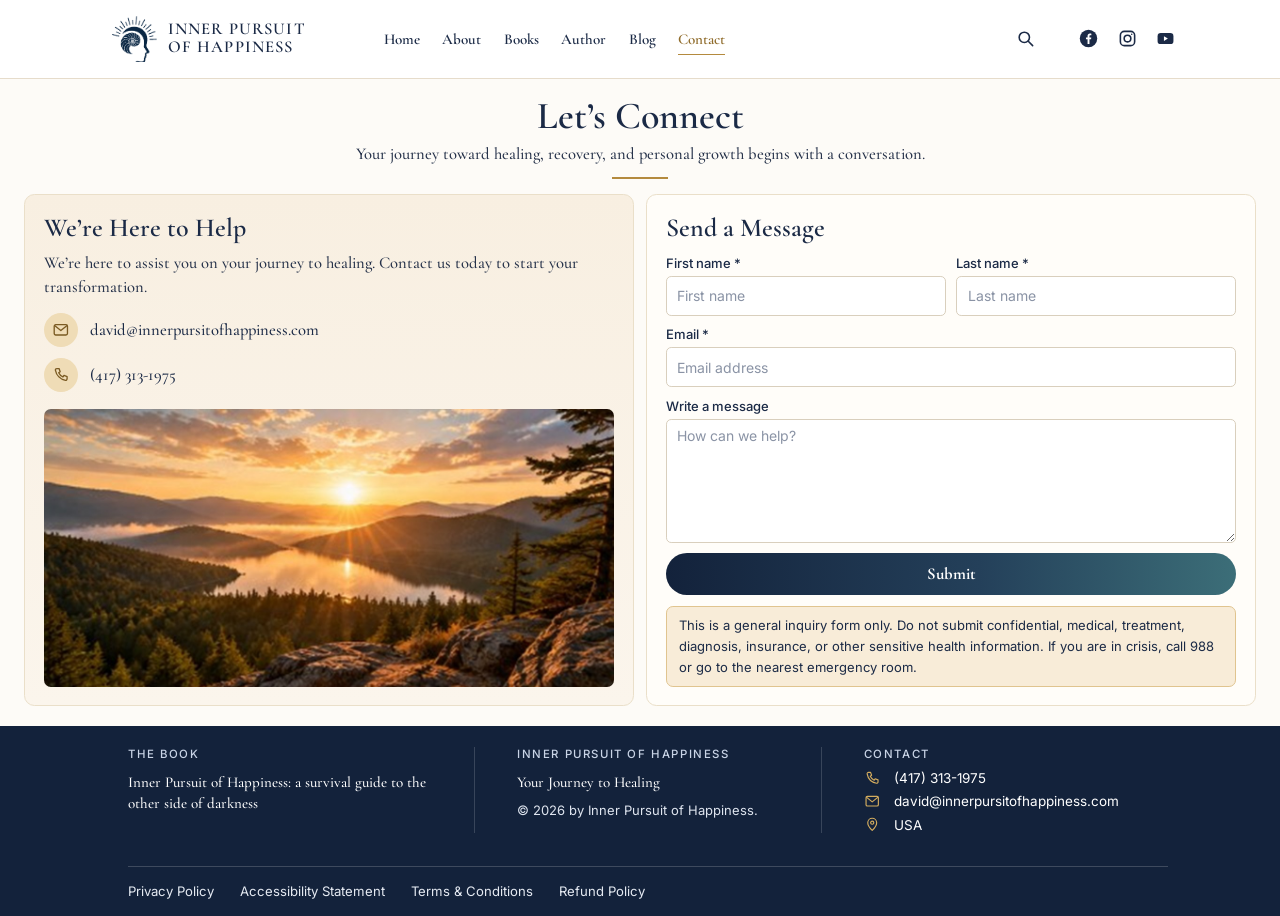
<file: contact.html>
<!doctype html>
<html lang="en">
<head>
  <meta charset="utf-8" />
  <meta name="viewport" content="width=device-width, initial-scale=1" />
  <meta name="robots" content="noindex, nofollow, noarchive" />
  <meta name="googlebot" content="noindex, nofollow" />
  <title>Contact (design preview) | Inner Pursuit of Happiness</title>
  <meta name="description" content="Design preview of the Inner Pursuit of Happiness contact page. Not the live website." />
  <link rel="icon" type="image/png" href="images/logo-icon.png" />
  <link rel="preconnect" href="https://fonts.googleapis.com" />
  <link rel="preconnect" href="https://fonts.gstatic.com" crossorigin />
  <link
    rel="stylesheet"
    href="https://fonts.googleapis.com/css2?family=Allura&family=Cormorant+Garamond:ital,wght@0,500;0,600;0,700;1,500&family=Inter:wght@400;500;600&display=swap"
  />
  <link rel="stylesheet" href="styles.css?v=compact-3" />
  <link rel="stylesheet" href="contact.css?v=1" />
</head>
<body>
  <a class="skip-link" href="#main">Skip to main content</a>

  <header class="site-header">
    <div class="wrap header-inner">
      <a class="brand" href="./" aria-label="Inner Pursuit of Happiness, home">
        <img class="brand-mark" src="images/logo-icon.png" alt="" width="466" height="469" />
        <span class="brand-name" aria-hidden="true"><span>Inner Pursuit</span><span>of Happiness</span></span>
      </a>

      <button class="menu-toggle" type="button" aria-expanded="false" aria-controls="site-nav">
        <span class="menu-bars" aria-hidden="true"></span>
        <span class="menu-label">Menu</span>
      </button>

      <nav id="site-nav" class="site-nav" aria-label="Main">
        <ul>
          <li><a href="./">Home</a></li>
          <li><a href="about.html">About</a></li>
          <li><a href="books.html">Books</a></li>
          <li><a href="author.html">Author</a></li>
          <li><a href="blog.html">Blog</a></li>
          <li><a href="contact.html" aria-current="page">Contact</a></li>
        </ul>
      </nav>

      <div class="header-tools">
        <a
          class="tool-link"
          href="https://www.google.com/search?q=site%3Ainnerpursuitofhappiness.com"
          aria-label="Search the Inner Pursuit of Happiness website"
        >
          <svg viewBox="0 0 24 24" aria-hidden="true"><circle cx="10.5" cy="10.5" r="6.5" /><path d="M15.5 15.5 21 21" /></svg>
        </a>
        <span class="social" aria-hidden="true">
          <svg class="social-fb" viewBox="0 0 24 24"><circle cx="12" cy="12" r="11" /><path class="ink" d="M13.2 19v-6h2l.3-2.4h-2.3V9.2c0-.7.2-1.2 1.2-1.2h1.2V5.9c-.2 0-1-.1-1.8-.1-1.8 0-3 1.1-3 3.1v1.7H8.8V13h2v6z" /></svg>
          <svg class="social-ig" viewBox="0 0 24 24"><rect x="3" y="3" width="18" height="18" rx="5" /><circle cx="12" cy="12" r="4.2" /><circle cx="17.3" cy="6.7" r="1" class="dot" /></svg>
          <svg class="social-yt" viewBox="0 0 24 24"><rect x="2" y="5" width="20" height="14" rx="4" /><path class="ink" d="m10 9 5 3-5 3z" /></svg>
        </span>
      </div>
    </div>
  </header>

  <main id="main">
    <section class="ct-page" aria-labelledby="contact-title">
      <div class="ct-wrap">
        <header class="ct-head">
          <h1 id="contact-title">Let&rsquo;s Connect</h1>
          <p>Your journey toward healing, recovery, and personal growth begins with a conversation.</p>
        </header>

        <div class="ct-grid">
          <section class="ct-card ct-help" aria-labelledby="help-title">
            <h2 id="help-title">We&rsquo;re Here to Help</h2>
            <p class="ct-lede">We&rsquo;re here to assist you on your journey to healing. Contact us today to start your transformation.</p>
            <ul class="ct-details">
              <li>
                <span class="ct-icon" aria-hidden="true">
                  <svg viewBox="0 0 24 24"><rect x="3" y="5" width="18" height="14" rx="2" /><path d="m3.5 6 8.5 7 8.5-7" /></svg>
                </span>
                <a href="mailto:david@innerpursitofhappiness.com">david@innerpursitofhappiness.com</a>
              </li>
              <li>
                <span class="ct-icon" aria-hidden="true">
                  <svg viewBox="0 0 24 24"><path d="M6.6 3.5h3l1.5 4.2-2 1.4a12 12 0 0 0 5.8 5.8l1.4-2 4.2 1.5v3a2 2 0 0 1-2.2 2A17 17 0 0 1 4.6 5.7a2 2 0 0 1 2-2.2Z" /></svg>
                </span>
                <a href="tel:+14173131975">(417) 313-1975</a>
              </li>
            </ul>
            <img
              class="ct-photo"
              src="images/contact-lake-sunset.jpg"
              alt="Golden sunset over a forested mountain lake, seen from a rocky overlook"
              width="1209"
              height="591"
              loading="lazy"
            />
          </section>

          <section class="ct-card ct-form-card" aria-labelledby="form-title">
            <h2 id="form-title">Send a Message</h2>

            <p class="ct-status" role="status" data-form-status="success" hidden>
              Thank you. Your inquiry was received. If you included an email address, a reply will be sent only for general questions.
            </p>
            <p class="ct-status ct-status-error" role="alert" data-form-status="error" hidden>
              The inquiry could not be sent. Please try again later, or email david@innerpursitofhappiness.com. Do not include confidential or medical information.
            </p>

            <form class="ct-form" method="post" action="https://innerpursuitofhappiness.com/api/inquiry" novalidate data-inquiry-form>
              <div class="ct-row">
                <div class="ct-field">
                  <label for="inq-firstName">First name *</label>
                  <input id="inq-firstName" type="text" name="firstName" placeholder="First name" autocomplete="given-name" required maxlength="80" aria-describedby="err-firstName" />
                  <span class="ct-error" id="err-firstName" hidden>Please enter your first name.</span>
                </div>
                <div class="ct-field">
                  <label for="inq-lastName">Last name *</label>
                  <input id="inq-lastName" type="text" name="lastName" placeholder="Last name" autocomplete="family-name" required maxlength="80" aria-describedby="err-lastName" />
                  <span class="ct-error" id="err-lastName" hidden>Please enter your last name.</span>
                </div>
              </div>
              <div class="ct-field">
                <label for="inq-email">Email *</label>
                <input id="inq-email" type="email" name="email" placeholder="Email address" autocomplete="email" required maxlength="120" aria-describedby="err-email" />
                <span class="ct-error" id="err-email" hidden>Please enter a valid email address.</span>
              </div>
              <div class="ct-field ct-field-grow">
                <label for="inq-message">Write a message</label>
                <textarea id="inq-message" name="message" placeholder="How can we help?" maxlength="2000" rows="4"></textarea>
              </div>
              <label class="ct-hp" aria-hidden="true">
                Company
                <input type="text" name="company" tabindex="-1" autocomplete="off" />
              </label>
              <button class="ct-submit" type="submit">Submit</button>
              <p class="ct-notice">
                This is a general inquiry form only. Do not submit confidential, medical, treatment, diagnosis, insurance, or other sensitive health information. If you are in crisis, call 988 or go to the nearest emergency room.
              </p>
            </form>
          </section>
        </div>
      </div>
    </section>
  </main>

  <footer class="site-footer">
    <div class="wrap footer-cols">
      <div class="footer-col">
        <p class="footer-label">The Book</p>
        <p class="footer-serif">
          <a href="https://innerpursuitofhappiness.com/books/inner-pursuit-of-happiness">Inner Pursuit of Happiness: a survival guide to the other side of darkness</a>
        </p>
      </div>
      <div class="footer-col">
        <p class="footer-label">Inner Pursuit of Happiness</p>
        <p class="footer-serif">Your Journey to Healing</p>
        <p class="footer-small">© 2026 by Inner Pursuit of Happiness.</p>
      </div>
      <div class="footer-col">
        <p class="footer-label">Contact</p>
        <ul class="footer-contact">
          <li>
            <svg viewBox="0 0 24 24" aria-hidden="true"><path d="M6.6 3.5h3l1.5 4.2-2 1.4a12 12 0 0 0 5.8 5.8l1.4-2 4.2 1.5v3a2 2 0 0 1-2.2 2A17 17 0 0 1 4.6 5.7a2 2 0 0 1 2-2.2Z" /></svg>
            <a href="tel:+14173131975">(417) 313-1975</a>
          </li>
          <li>
            <svg viewBox="0 0 24 24" aria-hidden="true"><rect x="3" y="5" width="18" height="14" rx="2" /><path d="m3.5 6 8.5 7 8.5-7" /></svg>
            <a href="mailto:david@innerpursitofhappiness.com">david@innerpursitofhappiness.com</a>
          </li>
          <li>
            <svg viewBox="0 0 24 24" aria-hidden="true"><path d="M12 21s-6.5-6.2-6.5-11.2a6.5 6.5 0 0 1 13 0C18.5 14.8 12 21 12 21Z" /><circle cx="12" cy="9.8" r="2.3" /></svg>
            <span>USA</span>
          </li>
        </ul>
      </div>
    </div>
    <div class="wrap footer-legal">
      <nav aria-label="Legal">
        <ul>
          <li><a href="https://innerpursuitofhappiness.com/privacy-policy">Privacy Policy</a></li>
          <li><a href="https://innerpursuitofhappiness.com/accessibility">Accessibility Statement</a></li>
          <li><a href="https://innerpursuitofhappiness.com/terms">Terms &amp; Conditions</a></li>
          <li><a href="https://innerpursuitofhappiness.com/refund-policy">Refund Policy</a></li>
        </ul>
      </nav>
    </div>
  </footer>

  <script>
    (function () {
      var btn = document.querySelector(".menu-toggle");
      var nav = document.getElementById("site-nav");
      if (btn && nav) {
        btn.addEventListener("click", function () {
          var open = btn.getAttribute("aria-expanded") === "true";
          btn.setAttribute("aria-expanded", String(!open));
          nav.classList.toggle("is-open", !open);
        });
      }

      var status = new URLSearchParams(window.location.search).get("status");
      if (status === "success" || status === "error") {
        var note = document.querySelector('[data-form-status="' + status + '"]');
        if (note) {
          note.hidden = false;
          note.setAttribute("tabindex", "-1");
          note.focus();
        }
      }

      var form = document.querySelector("[data-inquiry-form]");
      if (form) {
        form.addEventListener("submit", function (event) {
          var firstInvalid = null;
          form.querySelectorAll("input[required]").forEach(function (input) {
            var error = document.getElementById("err-" + input.name);
            var valid = input.value.trim() !== "" && input.checkValidity();
            input.setAttribute("aria-invalid", valid ? "false" : "true");
            if (error) error.hidden = valid;
            if (!valid && !firstInvalid) firstInvalid = input;
          });
          if (firstInvalid) {
            event.preventDefault();
            firstInvalid.focus();
          }
        });
      }
    })();
  </script>
</body>
</html>
</file>
<file: styles.css>
/* Inner Pursuit of Happiness — home page design preview.
   Desktop geometry is taken from the approved 682px-wide mockup: every
   measurement is written in mockup pixels multiplied by --u (one mockup
   pixel), so the page keeps the mockup's proportions at any desktop width. */

:root {
  --u: min(calc(100vw / 682), 2.2px);
  --navy: #1b2a46;
  --navy-deep: #13223b;
  --ink: #26324a;
  --gold: #b48a3e;
  --gold-text: #8f6b2a;
  --gold-btn-top: #ad883d;
  --gold-btn-bottom: #8e6b2b;
  --cream: #faf6ee;
  --ivory: #fdfbf7;
  --line: #e6dccb;
  --serif: "Cormorant Garamond", "Palatino Linotype", Palatino, Georgia, serif;
  --sans: "Inter", "Segoe UI", system-ui, sans-serif;
  --script: "Allura", "Segoe Script", cursive;
}

*,
*::before,
*::after {
  box-sizing: border-box;
}

html {
  -webkit-text-size-adjust: 100%;
}

body {
  margin: 0;
  background: var(--ivory);
  color: var(--ink);
  font-family: var(--serif);
  overflow-x: hidden;
}

img {
  display: block;
  max-width: 100%;
}

a {
  color: inherit;
}

h1,
h2,
p,
ul,
figure,
blockquote {
  margin: 0;
}

ul {
  padding: 0;
  list-style: none;
}

:focus-visible {
  outline: 2px solid var(--gold-text);
  outline-offset: 3px;
  border-radius: 3px;
}

.skip-link {
  position: absolute;
  left: 1rem;
  top: -4rem;
  z-index: 50;
  padding: 0.6rem 1rem;
  background: var(--navy);
  color: #fff;
  font-family: var(--sans);
  text-decoration: none;
}

.skip-link:focus {
  top: 1rem;
}

.wrap {
  width: calc(682 * var(--u));
  margin-inline: auto;
  position: relative;
}

/* —— Header (mockup y 0–46) —— */
.site-header {
  background: #fff;
  border-bottom: 1px solid var(--line);
  position: relative;
  z-index: 10;
}

.header-inner {
  display: flex;
  align-items: center;
  height: calc(46 * var(--u));
  padding: 0 calc(32 * var(--u)) 0 calc(36 * var(--u));
}

.brand {
  display: flex;
  align-items: center;
  gap: calc(6 * var(--u));
  text-decoration: none;
  color: var(--navy);
  width: calc(157 * var(--u));
  flex: none;
}

.brand-mark {
  width: calc(28 * var(--u));
  height: auto;
}

.brand-name {
  display: flex;
  flex-direction: column;
  font-family: var(--serif);
  font-weight: 600;
  font-size: max(11px, calc(10.5 * var(--u)));
  line-height: 1.08;
  letter-spacing: 0.07em;
  text-transform: uppercase;
  white-space: nowrap;
}

.site-nav ul {
  display: flex;
  align-items: center;
  gap: calc(13 * var(--u));
}

.site-nav a {
  position: relative;
  display: inline-block;
  padding: calc(4 * var(--u)) 0;
  font-family: var(--serif);
  font-weight: 600;
  font-size: max(13px, calc(9.6 * var(--u)));
  color: var(--navy);
  text-decoration: none;
}

.site-nav a::after {
  content: "";
  position: absolute;
  left: 0;
  right: 0;
  bottom: 0;
  height: 1px;
  background: var(--gold);
  transform: scaleX(0);
  transition: transform 0.2s ease;
}

.site-nav a:hover::after,
.site-nav a[aria-current="page"]::after {
  transform: scaleX(1);
}

.site-nav a[aria-current="page"] {
  color: var(--gold-text);
}

.header-tools {
  display: flex;
  align-items: center;
  gap: calc(26 * var(--u));
  margin-left: auto;
}

.tool-link {
  display: grid;
  place-items: center;
  color: var(--navy);
}

.header-tools svg {
  width: calc(12.5 * var(--u));
  height: calc(12.5 * var(--u));
  min-width: 16px;
  min-height: 16px;
}

.tool-link svg {
  fill: none;
  stroke: currentColor;
  stroke-width: 2;
  stroke-linecap: round;
}

.social {
  display: flex;
  align-items: center;
  gap: calc(11 * var(--u));
  color: var(--navy);
}

.social-fb circle {
  fill: var(--navy);
}

.social-fb .ink,
.social-yt .ink {
  fill: #fff;
}

.social-ig rect,
.social-ig circle {
  fill: none;
  stroke: var(--navy);
  stroke-width: 2;
}

.social-ig .dot {
  fill: var(--navy);
  stroke: none;
}

.social-yt rect {
  fill: var(--navy);
}

.menu-toggle {
  display: none;
}

/* —— Hero (mockup y 47–257: 210 tall) —— */
.hero {
  position: relative;
  height: calc(210 * var(--u));
  overflow: hidden;
  background: #c98d4f;
}

.hero-img {
  position: absolute;
  inset: 0;
  width: 100%;
  height: 100%;
  object-fit: cover;
  object-position: 30% 33%;
}

.hero::after {
  content: "";
  position: absolute;
  inset: 0;
  background: radial-gradient(ellipse 22% 46% at 74.6% 50%, rgba(255, 240, 214, 0.38), rgba(255, 240, 214, 0) 100%);
  pointer-events: none;
}

.hero-inner {
  height: 100%;
  z-index: 1;
}

.hero-copy {
  position: absolute;
  left: calc(390 * var(--u));
  width: calc(238 * var(--u));
  top: calc(26 * var(--u));
  text-align: center;
  color: var(--navy);
}

.hero h1 {
  font-family: var(--serif);
  font-weight: 600;
  font-size: calc(28 * var(--u));
  line-height: 0.97;
  letter-spacing: -0.005em;
  color: var(--navy);
}

.hero-lede {
  margin-top: calc(10 * var(--u));
  font-family: var(--serif);
  font-weight: 600;
  font-size: calc(11 * var(--u));
  line-height: 1.45;
  color: #1f2a3c;
}

.btn {
  display: inline-flex;
  align-items: center;
  justify-content: center;
  border-radius: 999px;
  font-family: var(--sans);
  font-weight: 600;
  text-decoration: none;
  transition: filter 0.2s ease, transform 0.2s ease;
}

.btn-gold {
  color: #fff;
  background: linear-gradient(180deg, var(--gold-btn-top), var(--gold-btn-bottom));
  box-shadow: 0 calc(2 * var(--u)) calc(6 * var(--u)) rgba(80, 52, 12, 0.25);
}

.btn-gold:hover {
  filter: brightness(1.08);
}

.btn-caps {
  text-transform: uppercase;
  letter-spacing: 0.12em;
}

.hero .btn {
  margin-top: calc(14 * var(--u));
  width: calc(136 * var(--u));
  height: calc(29 * var(--u));
  font-size: max(11px, calc(7.8 * var(--u)));
}

/* —— Feature icons (mockup y 257–343: 86 tall) —— */
.features {
  background: var(--cream);
  border-bottom: 1px solid var(--line);
}

.features-list {
  display: grid;
  grid-template-columns: repeat(4, 1fr);
  height: calc(86 * var(--u));
  padding: 0 calc(18 * var(--u));
  align-items: center;
}

.features-list li {
  display: flex;
  flex-direction: column;
  align-items: center;
  text-align: center;
  padding: calc(4 * var(--u)) 0;
}

.features-list li + li {
  border-left: 1px solid var(--line);
}

.feature-icon {
  width: calc(25 * var(--u));
  height: calc(25 * var(--u));
  fill: none;
  stroke: var(--gold);
  stroke-width: 1.6;
  stroke-linecap: round;
  stroke-linejoin: round;
}

.features h2 {
  margin-top: calc(7 * var(--u));
  font-family: var(--serif);
  font-weight: 600;
  font-size: max(15px, calc(11.2 * var(--u)));
  line-height: 1.15;
  color: var(--navy);
}

.features p {
  margin-top: calc(3 * var(--u));
  font-family: var(--serif);
  font-weight: 500;
  font-size: max(13px, calc(8.4 * var(--u)));
  color: #3c4658;
}

/* —— Who this is for (mockup y 343–580) —— */
.who {
  background: var(--ivory);
  padding: calc(18 * var(--u)) 0 calc(14 * var(--u));
}

.who-grid {
  display: grid;
  grid-template-columns: calc(312 * var(--u)) calc(275 * var(--u));
  justify-content: space-between;
  padding: 0 calc(40 * var(--u)) 0 calc(45 * var(--u));
}

.script-heading {
  font-family: var(--script);
  font-weight: 400;
  font-size: calc(30 * var(--u));
  line-height: 1;
  color: var(--gold-text);
  margin-top: calc(4 * var(--u));
}

.who-copy p {
  font-family: var(--serif);
  font-weight: 500;
  font-size: calc(12.4 * var(--u));
  line-height: 1.35;
  color: var(--ink);
}

.who-copy .script-heading + p {
  margin-top: calc(12 * var(--u));
}

.who-more {
  margin-top: calc(10 * var(--u));
}

.photo {
  border-radius: calc(6 * var(--u));
  object-fit: cover;
  box-shadow: 0 calc(3 * var(--u)) calc(10 * var(--u)) rgba(40, 30, 10, 0.12);
}

.who-photo {
  width: calc(275 * var(--u));
  height: calc(164 * var(--u));
  object-position: 50% 55%;
}

.tagline {
  display: flex;
  align-items: center;
  justify-content: center;
  gap: calc(8 * var(--u));
  margin-top: calc(12 * var(--u));
  font-family: var(--script);
  font-size: calc(21 * var(--u));
  line-height: 1.2;
  color: var(--navy);
}

.heart {
  width: calc(12 * var(--u));
  height: calc(12 * var(--u));
  fill: var(--gold);
}

/* —— Quote banner (mockup y 580–688: 108 tall) —— */
.quote {
  position: relative;
  height: calc(108 * var(--u));
  overflow: hidden;
  background: var(--navy-deep);
}

.quote-img {
  position: absolute;
  inset: 0;
  width: 100%;
  height: 100%;
  object-fit: cover;
  object-position: 50% 60%;
}

.quote::after {
  content: "";
  position: absolute;
  inset: 0;
  background: radial-gradient(ellipse 48% 70% at 50% 55%, rgba(14, 22, 40, 0.5), rgba(14, 22, 40, 0.12) 100%);
}

.quote-inner {
  position: relative;
  z-index: 1;
  height: 100%;
  display: flex;
  flex-direction: column;
  align-items: center;
  justify-content: center;
  text-align: center;
  color: #fff;
}

.quote-mark {
  font-family: var(--serif);
  font-weight: 700;
  font-size: calc(40 * var(--u));
  line-height: 0.6;
  height: calc(18 * var(--u));
  color: #d4ad5f;
}

.quote blockquote p {
  margin-top: calc(6 * var(--u));
  font-family: var(--serif);
  font-style: italic;
  font-weight: 500;
  font-size: calc(12 * var(--u));
  line-height: 1.5;
  text-shadow: 0 1px 3px rgba(0, 0, 0, 0.35);
}

.quote figcaption {
  margin-top: calc(7 * var(--u));
  font-family: var(--sans);
  font-weight: 600;
  font-size: max(11px, calc(7.4 * var(--u)));
  letter-spacing: 0.12em;
  text-transform: uppercase;
  color: #e3bf72;
}

/* —— Your Journey to Healing (mockup y 688–868) —— */
.journey {
  background: var(--cream);
  padding: calc(14 * var(--u)) 0 calc(12 * var(--u));
  border-top: 1px solid var(--line);
}

.journey-grid {
  display: grid;
  grid-template-columns: calc(326 * var(--u)) 1fr;
  gap: calc(32 * var(--u));
  align-items: center;
  padding: 0 calc(40 * var(--u)) 0 calc(34 * var(--u));
}

.journey-photo {
  width: calc(326 * var(--u));
  height: calc(154 * var(--u));
  object-position: 50% 60%;
}

.journey-copy h2 {
  font-family: var(--serif);
  font-weight: 500;
  font-size: calc(24 * var(--u));
  line-height: 1.1;
  color: var(--navy);
}

.journey-copy p {
  margin-top: calc(9 * var(--u));
  font-family: var(--serif);
  font-weight: 500;
  font-size: calc(12.2 * var(--u));
  line-height: 1.33;
  color: var(--ink);
}

.journey .btn {
  margin-top: calc(16 * var(--u));
  width: calc(89 * var(--u));
  height: calc(29 * var(--u));
  font-size: max(13px, calc(10 * var(--u)));
  font-weight: 500;
}

/* —— Footer (mockup y 868–1024: 156 tall) —— */
.site-footer {
  background: var(--navy-deep);
  color: #fff;
  padding: calc(18 * var(--u)) 0 calc(14 * var(--u));
}

.footer-cols {
  display: grid;
  grid-template-columns: 1fr 1fr 1fr;
  padding: 0 calc(36 * var(--u)) calc(18 * var(--u)) calc(45 * var(--u));
}

.footer-col + .footer-col {
  border-left: 1px solid rgba(255, 255, 255, 0.16);
  padding-left: calc(24 * var(--u));
}

.footer-col:first-child {
  padding-right: calc(24 * var(--u));
}

.footer-label {
  font-family: var(--sans);
  font-weight: 500;
  font-size: max(11px, calc(7.4 * var(--u)));
  letter-spacing: 0.14em;
  text-transform: uppercase;
  color: #c9d4e6;
}

.footer-serif {
  margin-top: calc(9 * var(--u));
  font-family: var(--serif);
  font-weight: 500;
  font-size: max(15px, calc(10.6 * var(--u)));
  line-height: 1.45;
}

.footer-serif a {
  text-decoration: none;
}

.footer-serif a:hover,
.footer-contact a:hover,
.footer-legal a:hover {
  text-decoration: underline;
}

.footer-small {
  margin-top: calc(7 * var(--u));
  font-family: var(--sans);
  font-size: max(12px, calc(8.2 * var(--u)));
  color: #dfe5ef;
}

.footer-contact {
  margin-top: calc(6 * var(--u));
  display: grid;
  gap: calc(6 * var(--u));
  font-family: var(--sans);
  font-size: max(12px, calc(8.4 * var(--u)));
}

.footer-contact li {
  display: flex;
  align-items: center;
  gap: calc(8 * var(--u));
  min-width: 0;
}

.footer-contact a {
  text-decoration: none;
  overflow-wrap: anywhere;
}

.footer-contact svg {
  flex: none;
  width: max(14px, calc(9.5 * var(--u)));
  height: max(14px, calc(9.5 * var(--u)));
  fill: none;
  stroke: #d4ad5f;
  stroke-width: 1.7;
  stroke-linejoin: round;
}

.footer-legal {
  padding: calc(12 * var(--u)) calc(36 * var(--u)) 0 calc(45 * var(--u));
}

.footer-legal::before {
  content: "";
  display: block;
  height: 1px;
  background: rgba(255, 255, 255, 0.18);
  margin-bottom: calc(12 * var(--u));
}

.footer-legal ul {
  display: flex;
  flex-wrap: wrap;
  gap: calc(6 * var(--u)) calc(15 * var(--u));
}

.footer-legal a {
  font-family: var(--sans);
  font-size: max(12px, calc(8.2 * var(--u)));
  color: #e6ebf3;
  text-decoration: none;
}

/* —— Tablet and phone —— */
@media (max-width: 960px) {
  :root {
    --u: 1.5px;
  }

  .wrap {
    width: 100%;
  }

  .header-inner {
    height: auto;
    min-height: 64px;
    padding: 0.6rem 1.25rem;
    flex-wrap: wrap;
    gap: 0.5rem 1rem;
  }

  .brand {
    width: auto;
  }

  .brand-mark {
    width: 40px;
  }

  .header-tools {
    order: 2;
    gap: 1rem;
  }

  .menu-toggle {
    order: 3;
    display: inline-flex;
    align-items: center;
    gap: 0.5rem;
    padding: 0.5rem 0.9rem;
    border: 1px solid var(--line);
    border-radius: 999px;
    background: #fff;
    color: var(--navy);
    font-family: var(--sans);
    font-size: 0.9rem;
    font-weight: 600;
    cursor: pointer;
  }

  .menu-bars,
  .menu-bars::before,
  .menu-bars::after {
    display: block;
    width: 16px;
    height: 2px;
    background: currentColor;
    position: relative;
  }

  .menu-bars::before,
  .menu-bars::after {
    content: "";
    position: absolute;
    left: 0;
  }

  .menu-bars::before {
    top: -5px;
  }

  .menu-bars::after {
    top: 5px;
  }

  .site-nav {
    order: 4;
    display: none;
    width: 100%;
  }

  .site-nav.is-open {
    display: block;
  }

  .site-nav ul {
    flex-direction: column;
    align-items: flex-start;
    gap: 0;
    padding: 0.25rem 0 0.5rem;
  }

  .site-nav li {
    width: 100%;
    border-top: 1px solid var(--line);
  }

  .site-nav a {
    display: block;
    padding: 0.7rem 0;
    font-size: 1.1rem;
  }

  .site-nav a::after {
    display: none;
  }

  .hero {
    height: auto;
    background: var(--cream);
  }

  .hero-img {
    position: relative;
    height: clamp(240px, 56vw, 460px);
    object-position: 28% 35%;
  }

  .hero::after {
    display: none;
  }

  .hero-copy {
    position: static;
    width: auto;
    padding: 1.75rem 1.25rem 2rem;
  }

  .hero h1 {
    font-size: clamp(2.2rem, 7vw, 3rem);
    line-height: 1.02;
  }

  .hero-lede {
    font-size: 1.15rem;
  }

  .hero .btn {
    width: auto;
    height: auto;
    min-height: 48px;
    padding: 0 2rem;
  }

  .features-list {
    height: auto;
    grid-template-columns: repeat(2, 1fr);
    padding: 1.25rem 1rem;
    row-gap: 1.25rem;
  }

  .features-list li:nth-child(3) {
    border-left: 0;
  }

  .feature-icon {
    width: 36px;
    height: 36px;
  }

  .who {
    padding: 2rem 0 1.75rem;
  }

  .who-grid,
  .journey-grid {
    grid-template-columns: 1fr;
    gap: 1.5rem;
    padding: 0 1.25rem;
  }

  .script-heading {
    font-size: 2.6rem;
  }

  .who-copy p,
  .journey-copy p {
    font-size: 1.2rem;
    line-height: 1.5;
  }

  .who-photo,
  .journey-photo {
    width: 100%;
    height: auto;
    aspect-ratio: 16 / 9;
    border-radius: 8px;
  }

  .tagline {
    margin-top: 1.5rem;
    padding: 0 1.25rem;
    font-size: 1.9rem;
    flex-wrap: wrap;
    text-align: center;
  }

  .heart {
    width: 18px;
    height: 18px;
  }

  .quote {
    height: auto;
  }

  .quote-inner {
    padding: 2rem 1.25rem;
  }

  .quote-mark {
    font-size: 3.2rem;
    height: 1.6rem;
  }

  .quote blockquote p {
    font-size: 1.2rem;
  }

  .journey {
    padding: 2rem 0;
  }

  .journey-copy h2 {
    font-size: 2.2rem;
  }

  .journey .btn {
    width: auto;
    height: auto;
    min-height: 46px;
    padding: 0 2rem;
  }

  .site-footer {
    padding: 2rem 0 1.5rem;
  }

  .footer-cols {
    grid-template-columns: 1fr;
    gap: 1.5rem;
    padding: 0 1.25rem 1.5rem;
  }

  .footer-col + .footer-col {
    border-left: 0;
    border-top: 1px solid rgba(255, 255, 255, 0.16);
    padding: 1.25rem 0 0;
  }

  .footer-legal {
    padding: 1rem 1.25rem 0;
  }

  .br-d {
    display: none;
  }
}

@media (max-width: 480px) {
  .brand-name {
    font-size: 12px;
  }

  .header-tools {
    gap: 0.7rem;
  }

  .social {
    gap: 0.55rem;
  }

  .features p {
    font-size: 12px;
  }
}

@media (prefers-reduced-motion: reduce) {
  .btn,
  .site-nav a::after {
    transition: none;
  }
}

/* —— Second pass against the mockup: icon row weight, body size, quote mark —— */
@media (min-width: 961px) {
  .feature-icon {
    width: calc(29 * var(--u));
    height: calc(29 * var(--u));
    stroke-width: 1.8;
  }

  .features h2 {
    margin-top: calc(6 * var(--u));
    font-size: calc(12 * var(--u));
  }

  .features p {
    font-size: calc(8.8 * var(--u));
    color: #2f3a4e;
  }

  .who-grid {
    grid-template-columns: calc(304 * var(--u)) calc(275 * var(--u));
  }

  .who-copy p {
    font-size: calc(13.4 * var(--u));
    line-height: 1.28;
    color: var(--navy);
  }

  .quote-mark {
    font-size: calc(50 * var(--u));
    height: calc(20 * var(--u));
    color: #dcb262;
  }

  .quote blockquote p {
    font-size: calc(12.6 * var(--u));
  }

  .quote figcaption {
    color: #ecc679;
  }

  .hero h1 {
    font-weight: 700;
  }
}

@media (min-width: 961px) {
  .who-grid {
    grid-template-columns: calc(314 * var(--u)) calc(275 * var(--u));
  }

  .who-copy p {
    font-size: calc(12.2 * var(--u));
    line-height: 1.36;
    white-space: nowrap;
  }

  .quote-mark {
    font-size: calc(44 * var(--u));
  }
}

/* —— Compact pass: content width capped at 1180px (682 mockup px x 1.73),
   then section heights and type reduced toward the requested targets. —— */
@media (min-width: 961px) {
  :root {
    --u: min(calc(100vw / 682), 1.73px);
  }

  .header-inner {
    height: calc(45 * var(--u));
  }

  .brand-mark {
    width: calc(26 * var(--u));
  }

  .brand-name {
    font-size: calc(9.6 * var(--u));
  }

  .site-nav a {
    font-size: max(14px, calc(8.7 * var(--u)));
  }

  .header-tools svg {
    width: calc(11 * var(--u));
    height: calc(11 * var(--u));
  }

  .hero {
    height: calc(182 * var(--u));
  }

  .hero-img {
    object-position: 30% 26%;
  }

  .hero-copy {
    top: calc(24 * var(--u));
  }

  .hero h1 {
    font-size: calc(24.3 * var(--u));
  }

  .hero-lede {
    margin-top: calc(8 * var(--u));
    font-size: max(16px, calc(9.8 * var(--u)));
  }

  .hero .btn {
    margin-top: calc(11 * var(--u));
    width: calc(116 * var(--u));
    height: calc(25.5 * var(--u));
    font-size: max(11px, calc(7 * var(--u)));
  }

  .features-list {
    height: calc(82 * var(--u));
  }

  .feature-icon {
    width: calc(26 * var(--u));
    height: calc(26 * var(--u));
  }

  .features h2 {
    margin-top: calc(5 * var(--u));
    font-size: calc(10 * var(--u));
  }

  .features p {
    font-size: max(13px, calc(8 * var(--u)));
  }

  .who {
    padding: calc(14 * var(--u)) 0 calc(10 * var(--u));
  }

  .who-grid {
    grid-template-columns: calc(300 * var(--u)) calc(275 * var(--u));
    align-items: center;
  }

  .script-heading {
    font-size: calc(27.7 * var(--u));
    margin-top: 0;
  }

  .who-copy p {
    font-size: calc(10.4 * var(--u));
    line-height: 1.45;
  }

  .who-copy .script-heading + p {
    margin-top: calc(8 * var(--u));
  }

  .who-more {
    margin-top: calc(7 * var(--u));
  }

  .who-photo {
    height: calc(153 * var(--u));
  }

  .tagline {
    margin-top: calc(8 * var(--u));
    font-size: calc(18 * var(--u));
  }

  .heart {
    width: calc(11 * var(--u));
    height: calc(11 * var(--u));
  }

  .quote {
    height: calc(98 * var(--u));
  }

  .quote-mark {
    font-size: calc(36 * var(--u));
    height: calc(15 * var(--u));
  }

  .quote blockquote p {
    margin-top: calc(5 * var(--u));
    font-size: calc(10.4 * var(--u));
  }

  .quote figcaption {
    margin-top: calc(6 * var(--u));
    font-size: max(11px, calc(6.8 * var(--u)));
  }

  .journey {
    padding: calc(12 * var(--u)) 0 calc(10 * var(--u));
  }

  .journey-photo {
    height: calc(140 * var(--u));
  }

  .journey-copy h2 {
    font-size: calc(18.5 * var(--u));
  }

  .journey-copy p {
    margin-top: calc(7 * var(--u));
    font-size: calc(10.4 * var(--u));
    line-height: 1.45;
  }

  .journey .btn {
    margin-top: calc(12 * var(--u));
    width: calc(84 * var(--u));
    height: calc(25 * var(--u));
    font-size: max(13px, calc(8.6 * var(--u)));
  }

  .site-footer {
    padding: calc(12 * var(--u)) 0 calc(9 * var(--u));
  }

  .footer-cols {
    padding-bottom: calc(11 * var(--u));
  }

  .footer-label {
    font-size: max(11px, calc(6.6 * var(--u)));
  }

  .footer-serif {
    margin-top: calc(6 * var(--u));
    font-size: calc(8.7 * var(--u));
  }

  .footer-small {
    margin-top: calc(5 * var(--u));
    font-size: max(13px, calc(7.5 * var(--u)));
  }

  .footer-contact {
    margin-top: calc(5 * var(--u));
    gap: calc(4 * var(--u));
    font-size: max(13px, calc(7.8 * var(--u)));
  }

  .footer-legal {
    padding-top: calc(8 * var(--u));
  }

  .footer-legal::before {
    margin-bottom: calc(8 * var(--u));
  }

  .footer-legal a {
    font-size: max(13px, calc(7.6 * var(--u)));
  }
}

@media (min-width: 961px) {
  .hero {
    max-width: calc(682 * var(--u));
    margin-inline: auto;
  }

  .hero-img {
    object-position: 30% 32%;
  }
}

/* —— Full-width hero photo at the compact height; tighter feature row —— */
@media (min-width: 961px) {
  .hero {
    max-width: none;
    margin-inline: 0;
  }

  .hero-img {
    object-position: 30% 29%;
  }

  .features-list {
    height: auto;
    padding-top: 5px;
    padding-bottom: 5px;
  }

  .features-list li {
    padding: 0;
  }

  .features h2 {
    margin-top: 2px;
    line-height: 1.1;
  }

  .features p {
    margin-top: 1px;
    line-height: 1.15;
  }
}

/* Homepage feature links: whole item clickable, appearance unchanged */
.feature-link {
  display: flex;
  flex-direction: column;
  align-items: center;
  align-self: stretch;
  color: inherit;
  text-decoration: none;
  border-radius: 6px;
}

.feature-link h2 {
  transition: color 0.2s ease;
}

.feature-link:hover h2,
.feature-link:focus-visible h2 {
  color: var(--gold-text);
}

.feature-link:focus-visible {
  outline: 2px solid var(--gold);
  outline-offset: 2px;
}

@media (max-width: 960px) {
  .features-list li {
    padding: 0;
  }

  .feature-link {
    padding: calc(4 * var(--u)) 0;
  }
}

@media (prefers-reduced-motion: reduce) {
  .feature-link h2 {
    transition: none;
  }
}
</file>
<file: about.css>
/* Inner Pursuit of Happiness — About page design preview.
   Uses the --u unit (one mockup pixel) and shared header/footer from styles.css.
   Section geometry follows the approved 682px-wide About mockup. */

h3 {
  margin: 0;
}

.ab-body,
.ab-intro-copy p,
.ab-cv-list p,
.ab-years p,
.ab-cards p,
.ab-heal-copy p {
  font-family: var(--sans);
  color: #34405a;
}

/* —— Intro: photo full-bleed left, text right (mockup y 37–200) —— */
.ab-intro {
  display: grid;
  grid-template-columns: calc(50% + 12 * var(--u)) 1fr;
  background: #f7f0e4;
  border-bottom: 1px solid var(--line);
}

.ab-intro-img {
  width: 100%;
  height: 100%;
  min-height: calc(163 * var(--u));
  object-fit: cover;
  object-position: 50% 45%;
}

.ab-intro-copy {
  align-self: center;
  padding: calc(16 * var(--u)) calc(max(0px, (100vw - 682 * var(--u)) / 2) + 32 * var(--u)) calc(16 * var(--u))
    calc(22 * var(--u));
}

.ab-intro-copy h1 {
  font-family: var(--serif);
  font-weight: 600;
  font-size: calc(18 * var(--u));
  line-height: 1.15;
  color: var(--navy);
}

.ab-intro-copy p {
  margin-top: calc(8 * var(--u));
  font-size: max(15px, calc(8.6 * var(--u)));
  line-height: 1.6;
}

/* —— Aeschylus quote with original image (mockup y 201–400) —— */
.ab-quote {
  background: var(--ivory);
  padding: calc(10 * var(--u)) 0;
}

.ab-quote-grid {
  display: grid;
  grid-template-columns: 1fr calc(168 * var(--u));
  gap: calc(30 * var(--u));
  align-items: center;
  padding: 0 calc(54 * var(--u)) 0 calc(40 * var(--u));
}

.ab-quote-fig {
  text-align: center;
}

.ab-quote-mark {
  display: block;
  font-family: var(--serif);
  font-weight: 700;
  font-size: calc(42 * var(--u));
  line-height: 0.5;
  height: calc(15 * var(--u));
  color: var(--gold);
}

.ab-quote blockquote p {
  font-family: var(--serif);
  font-style: italic;
  font-weight: 500;
  font-size: calc(12.2 * var(--u));
  line-height: 1.38;
  color: var(--navy);
}

.ab-quote figcaption {
  margin-top: calc(8 * var(--u));
  font-family: var(--sans);
  font-weight: 600;
  font-size: max(12px, calc(7 * var(--u)));
  letter-spacing: 0.2em;
  text-transform: uppercase;
  color: var(--gold-text);
}

.ab-quote-img {
  width: calc(168 * var(--u));
  height: calc(182 * var(--u));
  object-position: 50% 35%;
}

/* —— Curriculum Vitae (mockup y 400–595) —— */
.ab-cv {
  background: #fff;
  border-top: 1px solid var(--line);
  padding: calc(14 * var(--u)) 0 calc(16 * var(--u));
}

.ab-rule-heading {
  display: flex;
  align-items: center;
  justify-content: center;
  gap: calc(14 * var(--u));
  font-family: var(--serif);
  font-weight: 600;
  font-size: calc(17 * var(--u));
  line-height: 1.1;
  color: var(--navy);
}

.ab-rule-heading::before,
.ab-rule-heading::after {
  content: "";
  width: calc(60 * var(--u));
  height: 1px;
  background: var(--gold);
}

.ab-cv-list {
  display: grid;
  grid-template-columns: repeat(3, 1fr);
  margin-top: calc(12 * var(--u));
  padding: 0 calc(30 * var(--u));
}

.ab-cv-list li {
  text-align: center;
  padding: 0 calc(16 * var(--u));
}

.ab-cv-list li + li {
  border-left: 1px solid var(--line);
}

.ab-icon,
.ab-card-icon {
  width: calc(26 * var(--u));
  height: calc(26 * var(--u));
  margin-inline: auto;
  fill: none;
  stroke: var(--gold);
  stroke-width: 1.7;
  stroke-linecap: round;
  stroke-linejoin: round;
}

.ab-cv-list h3 {
  margin-top: calc(6 * var(--u));
  font-family: var(--serif);
  font-weight: 700;
  font-size: calc(10.6 * var(--u));
  line-height: 1.2;
  color: var(--navy);
}

.ab-cv-list .ab-cv-org {
  margin-top: calc(3 * var(--u));
  font-size: max(12px, calc(6.8 * var(--u)));
  font-weight: 500;
  line-height: 1.4;
  color: var(--gold-text);
}

.ab-cv-list p {
  margin-top: calc(5 * var(--u));
  font-size: max(14px, calc(8 * var(--u)));
  line-height: 1.55;
}

.ab-years {
  max-width: calc(470 * var(--u));
  margin: calc(14 * var(--u)) auto 0;
  text-align: center;
}

.ab-years h3 {
  font-family: var(--sans);
  font-weight: 600;
  font-size: max(12px, calc(6.8 * var(--u)));
  letter-spacing: 0.14em;
  text-transform: uppercase;
  color: var(--gold-text);
}

.ab-years p {
  margin-top: calc(4 * var(--u));
  font-size: max(14px, calc(8.2 * var(--u)));
  line-height: 1.55;
}

/* —— Integrated Self-Realization (mockup y 595–770) —— */
.ab-isr {
  background: var(--ivory);
  border-top: 1px solid var(--line);
  padding: calc(12 * var(--u)) 0;
}

.ab-isr-grid {
  display: grid;
  grid-template-columns: calc(301 * var(--u)) 1fr;
  gap: calc(20 * var(--u));
  padding: 0 calc(32 * var(--u)) 0 calc(35 * var(--u));
}

.ab-isr-img {
  width: 100%;
  height: 100%;
  min-height: calc(153 * var(--u));
  object-position: 50% 55%;
}

.ab-isr-copy h2 {
  text-align: center;
  font-family: var(--serif);
  font-weight: 600;
  font-size: calc(17 * var(--u));
  line-height: 1.1;
  color: var(--navy);
}

.ab-cards {
  display: grid;
  grid-template-columns: 1fr 1fr;
  gap: calc(7 * var(--u));
  margin-top: calc(9 * var(--u));
}

.ab-cards li {
  text-align: center;
  padding: calc(8 * var(--u)) calc(9 * var(--u)) calc(9 * var(--u));
  background: #f6efe2;
  border: 1px solid #eee3cf;
  border-radius: calc(6 * var(--u));
}

.ab-card-icon {
  width: calc(20 * var(--u));
  height: calc(20 * var(--u));
}

.ab-cards h3 {
  margin-top: calc(4 * var(--u));
  font-family: var(--serif);
  font-weight: 700;
  font-size: calc(9.8 * var(--u));
  line-height: 1.2;
  color: var(--navy);
}

.ab-cards p {
  margin-top: calc(4 * var(--u));
  font-size: max(13.5px, calc(7.6 * var(--u)));
  line-height: 1.5;
}

/* —— A Path Toward Healing (mockup y 770–908) —— */
.ab-heal {
  background: #f8f2e8;
  border-top: 1px solid var(--line);
  padding: calc(12 * var(--u)) 0;
}

.ab-heal-grid {
  display: grid;
  grid-template-columns: 1fr calc(301 * var(--u));
  gap: calc(30 * var(--u));
  align-items: center;
  padding: 0 calc(36 * var(--u)) 0 calc(50 * var(--u));
}

.ab-heal-copy p {
  margin-top: calc(7 * var(--u));
  font-size: max(15px, calc(8.6 * var(--u)));
  line-height: 1.55;
}

.ab-heal .btn {
  margin-top: calc(11 * var(--u));
  width: calc(84 * var(--u));
  height: calc(25 * var(--u));
  font-size: max(13px, calc(8.6 * var(--u)));
  font-weight: 500;
}

.ab-heal-img {
  width: calc(301 * var(--u));
  height: calc(119 * var(--u));
  object-position: 50% 55%;
}

/* Full card text is longer than the mockup sample: wider card column, icon beside title */
@media (min-width: 961px) {
  .ab-isr-grid {
    grid-template-columns: calc(250 * var(--u)) 1fr;
    gap: calc(18 * var(--u));
  }

  .ab-cards li {
    display: grid;
    grid-template-columns: calc(20 * var(--u)) 1fr;
    column-gap: calc(7 * var(--u));
    align-items: center;
    text-align: left;
  }

  .ab-cards h3 {
    margin-top: 0;
  }

  .ab-cards p {
    grid-column: 1 / -1;
    align-self: start;
  }
}

/* —— Compact pass: density matched to the approved home page —— */
@media (min-width: 961px) {
  .ab-intro {
    grid-template-columns: calc(50% - 24 * var(--u)) 1fr;
  }

  .ab-intro-img {
    height: 0;
    min-height: 100%;
    object-position: 50% 40%;
  }

  .ab-intro-copy {
    padding: calc(10 * var(--u)) calc(max(0px, (100vw - 682 * var(--u)) / 2) + 20 * var(--u)) calc(10 * var(--u))
      calc(20 * var(--u));
  }

  .ab-intro-copy h1 {
    font-size: calc(16 * var(--u));
  }

  .ab-intro-copy p {
    margin-top: calc(6 * var(--u));
    line-height: 1.5;
  }

  .ab-quote {
    padding: calc(9 * var(--u)) 0;
  }

  .ab-quote-grid {
    grid-template-columns: 1fr calc(132 * var(--u));
    padding: 0 calc(90 * var(--u)) 0 calc(60 * var(--u));
  }

  .ab-quote-mark {
    font-size: calc(34 * var(--u));
    height: calc(11 * var(--u));
  }

  .ab-quote blockquote p {
    font-size: calc(10.6 * var(--u));
    line-height: 1.32;
  }

  .ab-quote figcaption {
    margin-top: calc(5 * var(--u));
  }

  .ab-quote-img {
    width: calc(132 * var(--u));
    height: calc(142 * var(--u));
  }

  .ab-cv {
    padding: calc(10 * var(--u)) 0 calc(11 * var(--u));
  }

  .ab-rule-heading {
    font-size: calc(15 * var(--u));
  }

  .ab-cv-list {
    margin-top: calc(8 * var(--u));
    padding: 0 calc(20 * var(--u));
  }

  .ab-cv-list li {
    padding: 0 calc(13 * var(--u));
  }

  .ab-icon {
    width: calc(20 * var(--u));
    height: calc(20 * var(--u));
  }

  .ab-cv-list h3 {
    margin-top: calc(4 * var(--u));
    font-size: calc(9.6 * var(--u));
  }

  .ab-cv-list .ab-cv-org {
    margin-top: calc(2 * var(--u));
  }

  .ab-cv-list p {
    margin-top: calc(3 * var(--u));
    line-height: 1.5;
  }

  .ab-years {
    max-width: calc(560 * var(--u));
    margin-top: calc(9 * var(--u));
  }

  .ab-years p {
    margin-top: calc(2 * var(--u));
    line-height: 1.5;
  }

  .ab-isr {
    padding: calc(10 * var(--u)) 0;
  }

  .ab-isr-grid {
    grid-template-columns: calc(220 * var(--u)) 1fr;
    gap: calc(16 * var(--u));
    align-items: center;
  }

  .ab-isr-img {
    height: calc(190 * var(--u));
    min-height: 0;
  }

  .ab-isr-copy h2 {
    font-size: calc(15 * var(--u));
  }

  .ab-cards {
    gap: calc(5 * var(--u));
    margin-top: calc(6 * var(--u));
  }

  .ab-cards li {
    grid-template-rows: auto 1fr;
    padding: calc(6 * var(--u)) calc(8 * var(--u)) calc(7 * var(--u));
  }

  .ab-card-icon {
    width: calc(16 * var(--u));
    height: calc(16 * var(--u));
  }

  .ab-cards li {
    grid-template-columns: calc(16 * var(--u)) 1fr;
    column-gap: calc(6 * var(--u));
  }

  .ab-cards h3 {
    font-size: calc(9.2 * var(--u));
  }

  .ab-cards p {
    margin-top: calc(3 * var(--u));
    font-size: max(13.5px, calc(7.4 * var(--u)));
    line-height: 1.45;
  }

  .ab-heal {
    padding: calc(9 * var(--u)) 0;
  }

  .ab-heal-grid {
    grid-template-columns: 1fr calc(250 * var(--u));
    padding: 0 calc(45 * var(--u)) 0 calc(60 * var(--u));
  }

  .ab-heal .script-heading {
    font-size: calc(24 * var(--u));
  }

  .ab-heal-copy p {
    margin-top: calc(5 * var(--u));
    line-height: 1.5;
  }

  .ab-heal .btn {
    margin-top: calc(9 * var(--u));
  }

  .ab-heal-img {
    width: calc(250 * var(--u));
    height: calc(100 * var(--u));
  }
}

/* —— Mockup fidelity: wider content boundary for the about sections,
   longer text lines, approved painting size, mockup card layout —— */
@media (min-width: 961px) {
  :root {
    --ab-w: min(calc(100vw - 48px), calc(760 * var(--u)));
  }

  .ab-intro-copy {
    padding: calc(10 * var(--u)) max(24px, calc((100vw - var(--ab-w)) / 2)) calc(10 * var(--u)) calc(14 * var(--u));
  }

  .ab-quote-grid,
  .ab-cv > .wrap,
  .ab-isr-grid {
    width: var(--ab-w);
  }

  .ab-quote {
    padding: calc(10 * var(--u)) 0;
  }

  .ab-quote-grid {
    grid-template-columns: 1fr calc(168 * var(--u));
    gap: calc(24 * var(--u));
    padding: 0 calc(30 * var(--u)) 0 calc(10 * var(--u));
  }

  .ab-quote blockquote p {
    max-width: calc(390 * var(--u));
    margin-inline: auto;
    font-size: calc(12 * var(--u));
    line-height: 1.45;
  }

  .ab-quote-mark {
    font-size: calc(40 * var(--u));
    height: calc(14 * var(--u));
  }

  .ab-quote figcaption {
    margin-top: calc(8 * var(--u));
  }

  .ab-quote-img {
    width: calc(168 * var(--u));
    height: calc(182 * var(--u));
    object-position: 50% 50%;
  }

  .ab-cv-list {
    padding: 0;
  }

  .ab-cv-list li {
    padding: 0 calc(16 * var(--u));
  }

  .ab-cv-list .ab-cv-org,
  .ab-cv-list p {
    text-align: left;
  }

  .ab-years {
    max-width: calc(600 * var(--u));
  }

  .ab-years p {
    text-wrap: balance;
  }

  .ab-isr-grid {
    grid-template-columns: 5fr 7fr;
    gap: calc(14 * var(--u));
    align-items: stretch;
    padding: 0;
  }

  .ab-isr-img {
    height: 0;
    min-height: 100%;
  }

  .ab-cards li {
    grid-template-columns: calc(21 * var(--u)) 1fr;
    grid-template-rows: none;
    column-gap: calc(7 * var(--u));
    align-items: start;
    padding: calc(6 * var(--u)) calc(8 * var(--u));
  }

  .ab-card-icon {
    width: calc(21 * var(--u));
    height: calc(21 * var(--u));
    padding: calc(3 * var(--u));
    stroke-width: 2.2;
    border-radius: 50%;
    background: #fbf7ef;
  }

  .ab-cards p {
    grid-column: auto;
    margin-top: calc(2 * var(--u));
    line-height: 1.42;
  }
}

/* —— Top three sections: shorter, wider text measure —— */
@media (min-width: 961px) {
  :root {
    --ab-w-top: min(calc(100vw - 48px), calc(790 * var(--u)));
  }

  .ab-intro {
    grid-template-columns: calc(50% - 36 * var(--u)) 1fr;
  }

  .ab-intro-copy {
    padding: calc(8 * var(--u)) max(24px, calc((100vw - var(--ab-w-top)) / 2)) calc(8 * var(--u)) calc(14 * var(--u));
  }

  .ab-quote {
    padding: calc(7 * var(--u)) 0;
  }

  .ab-quote-grid,
  .ab-cv > .wrap {
    width: var(--ab-w-top);
  }

  .ab-quote-grid {
    grid-template-columns: minmax(0, calc(470 * var(--u))) calc(146 * var(--u));
    justify-content: center;
    gap: calc(28 * var(--u));
    padding: 0;
  }

  .ab-quote blockquote p {
    max-width: calc(470 * var(--u));
  }

  .ab-quote-img {
    width: calc(146 * var(--u));
    height: calc(158 * var(--u));
  }

  .ab-cv {
    padding: calc(9 * var(--u)) 0 calc(10 * var(--u));
  }

  .ab-cv-list li {
    padding: 0 calc(10 * var(--u));
  }

  .ab-cv-list li:first-child {
    padding-left: 0;
  }

  .ab-cv-list li:last-child {
    padding-right: 0;
  }
}

/* —— Integrated Self-Realization: photo matches the card grid, 40/60 split —— */
@media (min-width: 961px) {
  .ab-isr-grid {
    width: var(--ab-w-top);
    grid-template-columns: 2fr 3fr;
    grid-template-rows: auto auto;
    row-gap: 0;
  }

  .ab-isr-copy {
    display: contents;
  }

  .ab-isr-copy h2 {
    grid-column: 2;
    grid-row: 1;
    margin-bottom: calc(6 * var(--u));
  }

  .ab-isr-img {
    grid-column: 1;
    grid-row: 2;
  }

  .ab-cards {
    grid-column: 2;
    grid-row: 2;
    margin-top: 0;
  }
}

/* —— Tablet and phone —— */
@media (max-width: 960px) {
  .ab-intro,
  .ab-quote-grid,
  .ab-isr-grid,
  .ab-heal-grid {
    grid-template-columns: 1fr;
  }

  .ab-intro-img {
    height: clamp(220px, 56vw, 420px);
    min-height: 0;
  }

  .ab-intro-copy {
    padding: 1.75rem 1.25rem 2rem;
  }

  .ab-intro-copy h1 {
    font-size: clamp(2rem, 7vw, 2.6rem);
  }

  .ab-intro-copy p,
  .ab-heal-copy p {
    font-size: 1.05rem;
  }

  .ab-quote {
    padding: 2rem 0;
  }

  .ab-quote-grid,
  .ab-isr-grid,
  .ab-heal-grid {
    gap: 1.5rem;
    padding: 0 1.25rem;
  }

  .ab-quote blockquote p {
    font-size: 1.35rem;
  }

  .ab-quote-mark {
    font-size: 3.2rem;
    height: 1.4rem;
  }

  .ab-quote-img {
    width: min(100%, 360px);
    height: auto;
    aspect-ratio: 4 / 5;
    margin-inline: auto;
    border-radius: 8px;
  }

  .ab-cv {
    padding: 2rem 1.25rem;
  }

  .ab-rule-heading,
  .ab-isr-copy h2 {
    font-size: 2rem;
  }

  .ab-rule-heading::before,
  .ab-rule-heading::after {
    width: 2.5rem;
  }

  .ab-cv-list {
    grid-template-columns: 1fr;
    padding: 0;
  }

  .ab-cv-list li {
    padding: 1.25rem 0;
  }

  .ab-cv-list li + li {
    border-left: 0;
    border-top: 1px solid var(--line);
  }

  .ab-icon {
    width: 40px;
    height: 40px;
  }

  .ab-cv-list h3,
  .ab-cards h3 {
    font-size: 1.3rem;
  }

  .ab-years {
    max-width: none;
  }

  .ab-isr {
    padding: 2rem 0;
  }

  .ab-isr-img,
  .ab-heal-img {
    width: 100%;
    height: auto;
    min-height: 0;
    aspect-ratio: 16 / 9;
    border-radius: 8px;
  }

  .ab-cards {
    grid-template-columns: 1fr;
    gap: 0.75rem;
  }

  .ab-cards li {
    padding: 1rem 1.1rem 1.2rem;
    border-radius: 8px;
  }

  .ab-card-icon {
    width: 32px;
    height: 32px;
  }

  .ab-heal {
    padding: 2rem 0;
  }

  .ab-heal .btn {
    width: auto;
    height: auto;
    min-height: 46px;
    padding: 0 2rem;
  }

  .ab-intro-img {
    height: clamp(200px, 50vw, 360px);
  }

  .ab-intro-copy {
    padding: 1.25rem 1.25rem 1.5rem;
  }

  .ab-quote,
  .ab-isr,
  .ab-heal {
    padding: 1.5rem 0;
  }

  .ab-cv {
    padding: 1.5rem 1.25rem;
  }

  .ab-cv-list li {
    padding: 1rem 0;
  }

  .ab-quote-img {
    width: min(100%, 300px);
    aspect-ratio: 489 / 537;
  }

  .ab-cards li {
    display: grid;
    grid-template-columns: 32px 1fr;
    column-gap: 0.75rem;
    align-items: start;
    text-align: left;
  }
}
</file>
<file: author.css>
/* Inner Pursuit of Happiness — Author page design preview.
   Uses the --u unit (one mockup pixel) and shared header/footer from styles.css.
   Content spans the same wide boundary as the Books page. */

:root {
  --au-w: min(calc(100vw - 48px), calc(790 * var(--u)));
}

h3 {
  margin: 0;
}

.au-wrap {
  width: var(--au-w);
  margin-inline: auto;
}

.au-story-copy p,
.au-lede,
.au-cred-desc,
.au-cred-head p {
  font-family: var(--sans);
  color: #2c3852;
}

/* —— Introduction: portrait left, title right —— */
.au-intro {
  background: #f7f0e4;
  padding: calc(7 * var(--u)) 0;
}

.au-intro-grid {
  display: grid;
  grid-template-columns: auto 1fr;
  gap: calc(22 * var(--u));
  align-items: center;
}

.au-portrait {
  width: auto;
  height: calc(162 * var(--u));
  aspect-ratio: 600 / 705;
}

.au-kicker {
  display: flex;
  align-items: center;
  gap: calc(8 * var(--u));
  font-family: var(--sans);
  font-weight: 600;
  font-size: max(12px, calc(7 * var(--u)));
  letter-spacing: 0.12em;
  text-transform: uppercase;
  color: var(--navy);
}

.au-kicker::after {
  content: "";
  width: calc(36 * var(--u));
  height: 1px;
  background: var(--gold);
}

.au-intro h1 {
  margin-top: calc(6 * var(--u));
  font-family: var(--serif);
  font-weight: 600;
  font-size: calc(26 * var(--u));
  line-height: 1.05;
  color: var(--navy);
}

.au-lede {
  margin-top: calc(7 * var(--u));
  max-width: calc(420 * var(--u));
  font-size: max(16px, calc(10.4 * var(--u)));
  line-height: 1.45;
}

.au-links {
  display: flex;
  align-items: center;
  gap: calc(10 * var(--u));
  margin-top: calc(10 * var(--u));
  font-family: var(--serif);
  font-weight: 600;
  font-size: max(17px, calc(11 * var(--u)));
}

.au-links a {
  color: var(--gold-text);
  text-underline-offset: 3px;
}

.au-dot {
  color: var(--gold);
}

/* —— Credentials —— */
.au-creds {
  background: #f7f0e4;
  padding: 0 0 calc(10 * var(--u));
  border-bottom: 1px solid var(--line);
}

.au-cred-grid {
  display: grid;
  grid-template-columns: repeat(4, 1fr);
  gap: calc(7 * var(--u));
}

.au-cred-grid li {
  padding: calc(7 * var(--u)) calc(9 * var(--u)) calc(8 * var(--u));
  background: #fdf9f2;
  border: 1px solid #eadfc9;
  border-radius: calc(5 * var(--u));
}

.au-cred-head {
  display: grid;
  grid-template-columns: calc(22 * var(--u)) 1fr;
  gap: calc(8 * var(--u));
  align-items: start;
}

.au-cred-head svg {
  width: calc(22 * var(--u));
  height: calc(22 * var(--u));
  fill: none;
  stroke: var(--gold);
  stroke-width: 2.2;
  stroke-linecap: round;
  stroke-linejoin: round;
}

.au-cred-head h2 {
  font-family: var(--serif);
  font-weight: 700;
  font-size: calc(12 * var(--u));
  line-height: 1.1;
  color: var(--navy);
}

.au-cred-head p {
  margin-top: calc(1 * var(--u));
  font-size: max(13px, calc(7.4 * var(--u)));
  line-height: 1.3;
}

.au-cred-desc {
  margin-top: calc(6 * var(--u));
  text-align: center;
  font-size: max(13.5px, calc(7.6 * var(--u)));
  line-height: 1.4;
}

/* —— Story sections (alternating photo placement) —— */
.au-story {
  background: var(--ivory);
  padding: calc(10 * var(--u)) 0;
  border-bottom: 1px solid var(--line);
}

.au-story-alt {
  background: #faf5ec;
}

.au-story-grid {
  display: grid;
  grid-template-columns: 1fr calc(300 * var(--u));
  gap: calc(20 * var(--u));
}

.au-story-alt .au-story-grid {
  grid-template-columns: calc(282 * var(--u)) 1fr;
}

.au-story-img {
  width: 100%;
  height: 0;
  min-height: 100%;
}

.au-line-heading {
  display: flex;
  align-items: center;
  gap: calc(9 * var(--u));
  font-family: var(--serif);
  font-weight: 600;
  font-size: calc(17 * var(--u));
  line-height: 1.1;
  color: var(--navy);
}

.au-line-heading::before,
.au-line-both::after {
  content: "";
  flex: none;
  width: calc(22 * var(--u));
  height: 1px;
  background: var(--gold);
}

.au-story-copy p {
  margin-top: calc(6 * var(--u));
  font-size: max(15px, calc(8.6 * var(--u)));
  line-height: 1.5;
}

.au-story-copy h2 + p {
  margin-top: calc(7 * var(--u));
}

.au-work {
  background: #f7f0e4;
  border-bottom: 0;
}

.au-actions {
  display: flex;
  flex-wrap: wrap;
  gap: calc(9 * var(--u));
  margin-top: calc(11 * var(--u));
}

.au-btn {
  display: inline-flex;
  align-items: center;
  gap: 0.5em;
  height: calc(26 * var(--u));
  padding: 0 calc(16 * var(--u));
  border-radius: 999px;
  color: #fff;
  font-family: var(--sans);
  font-weight: 600;
  font-size: max(14px, calc(8.4 * var(--u)));
  text-decoration: none;
  box-shadow: 0 calc(2 * var(--u)) calc(6 * var(--u)) rgba(19, 34, 59, 0.22);
  transition: filter 0.2s ease;
}

.au-btn-navy {
  background: var(--navy);
}

.au-btn-gold {
  background: linear-gradient(180deg, var(--gold-btn-top), var(--gold-btn-bottom));
}

.au-btn:hover {
  filter: brightness(1.1);
}

.au-btn svg {
  width: 1.2em;
  height: 1.2em;
  fill: none;
  stroke: currentColor;
  stroke-width: 2;
  stroke-linecap: round;
  stroke-linejoin: round;
}

/* —— Tablet and phone —— */
@media (max-width: 960px) {
  :root {
    --au-w: calc(100vw - 2.5rem);
  }

  .au-intro {
    padding: 1.5rem 0 1.25rem;
  }

  .au-intro-grid,
  .au-story-grid,
  .au-story-alt .au-story-grid {
    grid-template-columns: 1fr;
    gap: 1.25rem;
  }

  .au-portrait {
    width: min(100%, 300px);
    height: auto;
  }

  .au-intro h1 {
    font-size: 2.3rem;
  }

  .au-cred-grid {
    grid-template-columns: 1fr 1fr;
    gap: 0.6rem;
  }

  .au-cred-grid li {
    padding: 0.8rem;
    border-radius: 8px;
  }

  .au-cred-head svg {
    width: 30px;
    height: 30px;
  }

  .au-cred-head {
    grid-template-columns: 30px 1fr;
  }

  .au-cred-head h2 {
    font-size: 1.15rem;
  }

  .au-creds {
    padding-bottom: 1.5rem;
  }

  .au-story {
    padding: 1.75rem 0;
  }

  .au-line-heading {
    font-size: 1.8rem;
  }

  .au-story-img {
    height: auto;
    min-height: 0;
    aspect-ratio: 16 / 10;
    border-radius: 8px;
  }

  .au-story-alt .au-story-img {
    order: 2;
  }

  .au-btn {
    height: auto;
    min-height: 46px;
    padding: 0 1.25rem;
  }
}

@media (max-width: 560px) {
  .au-cred-grid {
    grid-template-columns: 1fr;
  }
}

@media (prefers-reduced-motion: reduce) {
  .au-btn {
    transition: none;
  }
}
</file>
<file: blog.css>
/* Inner Pursuit of Happiness — Blog (Reflections & Insights) design preview.
   Uses the --u unit (one mockup pixel) and shared header/footer from styles.css.
   Content spans the same wide boundary as the Books and Author pages. */

:root {
  --bl-w: min(calc(100vw - 48px), calc(790 * var(--u)));
}

.bl-wrap {
  width: var(--bl-w);
  margin-inline: auto;
}

.bl-page {
  background: var(--ivory);
  padding: calc(10 * var(--u)) 0 calc(12 * var(--u));
}

/* —— Heading with gold rule —— */
.bl-head {
  display: grid;
  grid-template-columns: calc(26 * var(--u)) 1fr;
  column-gap: calc(8 * var(--u));
  align-items: center;
}

.bl-head::before {
  content: "";
  height: 1px;
  background: var(--gold);
}

.bl-head h1 {
  font-family: var(--serif);
  font-weight: 600;
  font-size: calc(22 * var(--u));
  line-height: 1.1;
  color: var(--navy);
}

.bl-head p {
  grid-column: 2;
  margin-top: calc(3 * var(--u));
  font-family: var(--serif);
  font-weight: 500;
  font-size: max(16px, calc(9.6 * var(--u)));
  line-height: 1.4;
  color: var(--ink);
}

/* —— Category filters —— */
.bl-filters {
  display: flex;
  flex-wrap: wrap;
  justify-content: center;
  gap: calc(5 * var(--u));
  margin-top: calc(9 * var(--u));
}

.bl-filters button {
  height: calc(16 * var(--u));
  min-height: 30px;
  padding: 0 calc(10 * var(--u));
  border: 1px solid #cdbf9f;
  border-radius: 999px;
  background: #fffdf8;
  color: var(--navy);
  font-family: var(--sans);
  font-weight: 500;
  font-size: max(13px, calc(7 * var(--u)));
  cursor: pointer;
  transition: background 0.2s ease, color 0.2s ease;
}

.bl-filters button:hover {
  border-color: var(--gold);
}

.bl-filters button[aria-pressed="true"] {
  background: var(--navy-deep);
  border-color: var(--navy-deep);
  color: #fff;
}

/* —— Article grid —— */
.bl-grid {
  display: grid;
  grid-template-columns: repeat(3, 1fr);
  gap: calc(7 * var(--u));
  margin-top: calc(9 * var(--u));
}

.bl-card {
  display: flex;
  flex-direction: column;
  padding: calc(5 * var(--u)) calc(5 * var(--u)) calc(7 * var(--u));
  background: #fdf9f2;
  border: 1px solid #eadfc9;
  border-radius: calc(5 * var(--u));
}

.bl-card[hidden] {
  display: none;
}

.bl-card img {
  width: 100%;
  aspect-ratio: 2 / 1;
  height: auto;
  object-fit: cover;
  border-radius: calc(3 * var(--u));
  filter: sepia(0.06) saturate(1.03);
}

.bl-meta {
  margin: calc(6 * var(--u)) calc(3 * var(--u)) 0;
  font-family: var(--sans);
  font-size: max(12px, calc(6.6 * var(--u)));
  color: #3a4660;
}

.bl-card h2 {
  margin: calc(4 * var(--u)) calc(3 * var(--u)) 0;
  font-family: var(--serif);
  font-weight: 600;
  font-size: calc(12 * var(--u));
  line-height: 1.2;
  color: var(--navy);
}

.bl-card h2 a {
  text-decoration: none;
}

.bl-card h2 a:hover {
  text-decoration: underline;
}

.bl-card-foot {
  display: flex;
  align-items: center;
  justify-content: space-between;
  gap: calc(8 * var(--u));
  margin: auto calc(3 * var(--u)) 0;
  padding-top: calc(7 * var(--u));
}

.bl-tag {
  padding: calc(2 * var(--u)) calc(9 * var(--u));
  border-radius: 999px;
  background: #f4e6cc;
  font-family: var(--sans);
  font-size: max(12px, calc(6.6 * var(--u)));
  color: #4a3b1f;
}

.bl-read {
  font-family: var(--serif);
  font-weight: 700;
  font-size: max(15px, calc(8.8 * var(--u)));
  color: var(--gold-text);
  text-underline-offset: 3px;
}

/* —— Tablet and phone —— */
@media (max-width: 960px) {
  :root {
    --bl-w: calc(100vw - 2.5rem);
  }

  .bl-page {
    padding: 1.5rem 0 2rem;
  }

  .bl-head {
    grid-template-columns: 2rem 1fr;
    column-gap: 0.75rem;
  }

  .bl-head h1 {
    font-size: 2.2rem;
  }

  .bl-filters {
    margin-top: 1.1rem;
    gap: 0.45rem;
  }

  .bl-filters button {
    padding: 0 0.9rem;
    min-height: 36px;
  }

  .bl-grid {
    grid-template-columns: 1fr 1fr;
    gap: 0.9rem;
    margin-top: 1.1rem;
  }

  .bl-card {
    padding: 0.5rem 0.5rem 0.9rem;
    border-radius: 8px;
  }

  .bl-card img {
    border-radius: 5px;
  }

  .bl-card h2 {
    font-size: 1.3rem;
  }
}

@media (max-width: 640px) {
  .bl-grid {
    grid-template-columns: 1fr;
  }

  .bl-head p {
    grid-column: 1 / -1;
  }
}

@media (prefers-reduced-motion: reduce) {
  .bl-filters button {
    transition: none;
  }
}
</file>
<file: books.css>
/* Inner Pursuit of Happiness — Books page design preview.
   Uses the --u unit (one mockup pixel) and shared header/footer from styles.css.
   Geometry follows the approved 682px-wide Books mockup; content spans the same
   wide boundary as the About page's upper sections. */

:root {
  --bk-w: min(calc(100vw - 48px), calc(790 * var(--u)));
  --bk-edge: max(24px, calc((100vw - var(--bk-w)) / 2));
}

h3 {
  margin: 0;
}

.bk-wrap {
  width: var(--bk-w);
  margin-inline: auto;
}

/* —— Top: books photo with title (left), David's story (right) —— */
.bk-top {
  display: grid;
  grid-template-columns: 51% 1fr;
  background: #f7f0e4;
  border-bottom: 1px solid var(--line);
}

.bk-hero {
  position: relative;
  overflow: hidden;
  background: #5a3b1c;
}

.bk-hero-img {
  position: absolute;
  inset: 0;
  width: 100%;
  height: 100%;
  object-fit: cover;
  object-position: 40% 55%;
}

.bk-hero::after {
  content: "";
  position: absolute;
  inset: 0;
  background: linear-gradient(90deg, rgba(24, 14, 4, 0.72) 0%, rgba(24, 14, 4, 0.5) 45%, rgba(24, 14, 4, 0.05) 80%);
}

.bk-hero-copy {
  position: relative;
  z-index: 1;
  height: 100%;
  display: flex;
  flex-direction: column;
  justify-content: center;
  max-width: calc(var(--bk-edge) + 250 * var(--u));
  padding: calc(14 * var(--u)) calc(16 * var(--u)) calc(14 * var(--u)) var(--bk-edge);
  color: #fff;
}

.bk-hero h1 {
  font-family: var(--serif);
  font-weight: 600;
  font-size: calc(30 * var(--u));
  line-height: 1;
  text-shadow: 0 2px 10px rgba(0, 0, 0, 0.35);
}

.bk-hero-tag {
  margin-top: calc(4 * var(--u));
  font-family: var(--serif);
  font-style: italic;
  font-weight: 600;
  font-size: calc(15 * var(--u));
  line-height: 1.15;
  color: #f0c978;
}

.bk-hero-lede {
  margin-top: calc(8 * var(--u));
  font-family: var(--serif);
  font-weight: 600;
  font-size: max(16px, calc(9.6 * var(--u)));
  line-height: 1.4;
  text-shadow: 0 1px 6px rgba(0, 0, 0, 0.4);
}

.bk-story {
  display: grid;
  grid-template-columns: 1fr calc(100 * var(--u));
  gap: calc(14 * var(--u));
  padding: calc(10 * var(--u)) var(--bk-edge) calc(10 * var(--u)) calc(18 * var(--u));
}

.bk-kicker {
  display: flex;
  align-items: center;
  gap: calc(6 * var(--u));
  font-family: var(--sans);
  font-weight: 600;
  font-size: max(11px, calc(6.4 * var(--u)));
  letter-spacing: 0.16em;
  text-transform: uppercase;
  color: var(--gold-text);
}

.bk-kicker::before {
  content: "";
  width: calc(14 * var(--u));
  height: 1px;
  background: var(--gold);
}

.bk-story h2 {
  margin-top: calc(4 * var(--u));
  font-family: var(--serif);
  font-weight: 600;
  font-size: calc(15.5 * var(--u));
  line-height: 1.1;
  color: var(--navy);
}

.bk-story-copy > p:not(.bk-kicker) {
  margin-top: calc(6 * var(--u));
  font-family: var(--serif);
  font-weight: 500;
  font-size: max(16px, calc(9.4 * var(--u)));
  line-height: 1.42;
  color: var(--ink);
}

.bk-story-btn {
  margin-top: calc(9 * var(--u));
  height: calc(21 * var(--u));
  padding: 0 calc(13 * var(--u));
  gap: 0.4em;
  font-size: max(13px, calc(7.4 * var(--u)));
  font-weight: 500;
}

.bk-story-img {
  width: 100%;
  height: 0;
  min-height: 100%;
  object-position: 50% 45%;
}

/* —— Shared section heading with gold rules —— */
.bk-rule-heading {
  display: flex;
  align-items: center;
  justify-content: center;
  gap: calc(14 * var(--u));
  font-family: var(--serif);
  font-weight: 600;
  font-size: calc(17 * var(--u));
  line-height: 1.1;
  color: var(--navy);
}

.bk-rule-heading::before,
.bk-rule-heading::after {
  content: "";
  width: calc(50 * var(--u));
  height: 1px;
  background: var(--gold);
}

.bk-section-lede {
  margin-top: calc(4 * var(--u));
  text-align: center;
  font-family: var(--serif);
  font-weight: 500;
  font-size: max(16px, calc(9.4 * var(--u)));
  line-height: 1.4;
  color: var(--ink);
}

.bk-section-lede strong {
  font-weight: 700;
  color: var(--navy);
}

/* —— Explore the Books: 3 x 2 —— */
.bk-explore {
  background: var(--ivory);
  padding: calc(11 * var(--u)) 0 calc(12 * var(--u));
}

.bk-grid {
  display: grid;
  grid-template-columns: repeat(3, 1fr);
  gap: calc(14 * var(--u)) calc(20 * var(--u));
  margin-top: calc(10 * var(--u));
}

.bk-book {
  display: grid;
  grid-template-columns: calc(84 * var(--u)) 1fr;
  grid-template-rows: 1fr auto;
  column-gap: calc(10 * var(--u));
  row-gap: calc(7 * var(--u));
}

.bk-cover {
  display: block;
  align-self: start;
}

.bk-cover img {
  width: 100%;
  height: auto;
  border-radius: 2px;
  box-shadow: 0 calc(3 * var(--u)) calc(8 * var(--u)) rgba(30, 22, 8, 0.28);
}

.bk-cover-crop img {
  aspect-ratio: 2 / 3;
  object-fit: cover;
  object-position: 100% 50%;
}

.bk-info h3 {
  font-family: var(--serif);
  font-weight: 600;
  font-size: calc(11 * var(--u));
  line-height: 1.18;
  color: var(--navy);
}

.bk-info h3 a {
  text-decoration: none;
}

.bk-info h3 a:hover {
  text-decoration: underline;
}

.bk-info p {
  margin-top: calc(5 * var(--u));
  font-family: var(--serif);
  font-weight: 500;
  font-size: max(15px, calc(9 * var(--u)));
  line-height: 1.38;
  color: var(--ink);
}

.bk-info .bk-soon {
  font-family: var(--sans);
  font-weight: 600;
  font-size: max(11px, calc(6.4 * var(--u)));
  letter-spacing: 0.14em;
  text-transform: uppercase;
  color: var(--gold-text);
}

.bk-actions {
  grid-column: 1 / -1;
  display: flex;
  flex-wrap: wrap;
  gap: calc(5 * var(--u));
}

.bk-btn {
  display: inline-flex;
  align-items: center;
  gap: 0.45em;
  height: calc(20 * var(--u));
  padding: 0 calc(9 * var(--u));
  border-radius: 999px;
  background: var(--navy);
  color: #fff;
  font-family: var(--sans);
  font-weight: 600;
  font-size: max(12px, calc(6.8 * var(--u)));
  text-decoration: none;
  white-space: nowrap;
  box-shadow: 0 calc(2 * var(--u)) calc(5 * var(--u)) rgba(19, 34, 59, 0.2);
  transition: filter 0.2s ease;
}

.bk-btn-gold {
  background: linear-gradient(180deg, var(--gold-btn-top), var(--gold-btn-bottom));
}

.bk-btn:hover {
  filter: brightness(1.12);
}

.bk-btn svg {
  width: 1.15em;
  height: 1.15em;
  fill: none;
  stroke: currentColor;
  stroke-width: 2;
  stroke-linecap: round;
  stroke-linejoin: round;
}

/* —— National Hotlines —— */
.bk-hotlines {
  background: #f8f2e8;
  border-top: 1px solid var(--line);
  padding: calc(11 * var(--u)) 0 calc(12 * var(--u));
}

.bk-hotline-grid {
  display: grid;
  grid-template-columns: repeat(3, 1fr);
  gap: calc(7 * var(--u));
  margin-top: calc(10 * var(--u));
}

.bk-hotline {
  display: grid;
  grid-template-columns: calc(60 * var(--u)) 1fr;
  align-items: center;
  gap: calc(10 * var(--u));
  min-width: 0;
  padding: calc(7 * var(--u)) calc(10 * var(--u));
  background: #fdf9f2;
  border: 1px solid #eadfc9;
  border-radius: calc(5 * var(--u));
}

.bk-hotline-wide {
  grid-column: 1 / -1;
}

.bk-hotline img {
  width: 100%;
  height: calc(40 * var(--u));
  object-fit: contain;
}

.bk-hotline h3 {
  font-family: var(--serif);
  font-weight: 700;
  font-size: calc(9.8 * var(--u));
  line-height: 1.2;
  color: var(--navy);
}

.bk-hotline p {
  margin-top: calc(2 * var(--u));
  font-family: var(--sans);
  font-size: max(13.5px, calc(7.6 * var(--u)));
  line-height: 1.4;
  color: #34405a;
}

.bk-hotline a {
  font-weight: 600;
  color: var(--gold-text);
  text-underline-offset: 2px;
}

/* —— Tablet and phone —— */
@media (max-width: 960px) {
  :root {
    --bk-w: calc(100vw - 2.5rem);
    --bk-edge: 1.25rem;
  }

  .bk-top {
    grid-template-columns: 1fr;
  }

  .bk-hero-copy {
    max-width: none;
    min-height: 260px;
    padding: 2rem 1.25rem;
  }

  .bk-hero h1 {
    font-size: 2.8rem;
  }

  .bk-hero-tag {
    font-size: 1.5rem;
  }

  .bk-hero-lede {
    font-size: 1.1rem;
  }

  .bk-story {
    grid-template-columns: 1fr;
    gap: 1.25rem;
    padding: 1.5rem 1.25rem;
  }

  .bk-story h2,
  .bk-rule-heading {
    font-size: 1.9rem;
  }

  .bk-story-btn {
    height: auto;
    min-height: 44px;
    padding: 0 1.4rem;
  }

  .bk-story-img {
    height: auto;
    min-height: 0;
    aspect-ratio: 16 / 10;
    max-height: 240px;
    border-radius: 8px;
  }

  .bk-rule-heading::before,
  .bk-rule-heading::after {
    width: 2rem;
  }

  .bk-explore,
  .bk-hotlines {
    padding: 1.75rem 0;
  }

  .bk-grid {
    grid-template-columns: 1fr;
    gap: 1.75rem;
    margin-top: 1.25rem;
  }

  .bk-book {
    grid-template-columns: 110px 1fr;
    column-gap: 1rem;
    row-gap: 0.75rem;
  }

  .bk-info h3 {
    font-size: 1.3rem;
  }

  .bk-btn {
    height: 40px;
    padding: 0 0.9rem;
    font-size: 0.85rem;
  }

  .bk-hotline-grid {
    grid-template-columns: 1fr;
    gap: 0.6rem;
    margin-top: 1.25rem;
  }

  .bk-hotline {
    grid-template-columns: 72px 1fr;
    gap: 0.9rem;
    padding: 0.75rem 0.9rem;
    border-radius: 8px;
  }

  .bk-hotline img {
    height: 52px;
  }

  .bk-hotline h3 {
    font-size: 1.1rem;
  }
}

@media (min-width: 641px) and (max-width: 960px) {
  .bk-grid,
  .bk-hotline-grid {
    grid-template-columns: 1fr 1fr;
  }
}

@media (prefers-reduced-motion: reduce) {
  .bk-btn {
    transition: none;
  }
}
</file>
<file: contact.css>
/* Inner Pursuit of Happiness - Contact (Let's Connect) design preview.
   Uses the --u unit (one mockup pixel) and shared header/footer from styles.css.
   Content spans the same wide boundary as the Books, Author and Blog pages. */

:root {
  --ct-w: min(calc(100vw - 48px), calc(790 * var(--u)));
}

.ct-wrap {
  width: var(--ct-w);
  margin-inline: auto;
}

.ct-page {
  background: var(--ivory);
  padding: calc(10 * var(--u)) 0 calc(12 * var(--u));
}

/* -- Introduction -- */
.ct-head {
  text-align: center;
}

.ct-head h1 {
  font-family: var(--serif);
  font-weight: 600;
  font-size: calc(22 * var(--u));
  line-height: 1.1;
  color: var(--navy);
}

.ct-head p {
  margin-top: calc(3 * var(--u));
  font-family: var(--serif);
  font-weight: 500;
  font-size: max(16px, calc(9.6 * var(--u)));
  line-height: 1.4;
  color: var(--ink);
}

.ct-head::after {
  content: "";
  display: block;
  width: calc(32 * var(--u));
  height: 2px;
  margin: calc(6 * var(--u)) auto 0;
  background: var(--gold);
}

/* -- Two columns -- */
.ct-grid {
  display: grid;
  grid-template-columns: 1fr 1fr;
  gap: calc(7 * var(--u));
  align-items: stretch;
  margin-top: calc(9 * var(--u));
}

.ct-card {
  padding: calc(10 * var(--u)) calc(11 * var(--u));
  border: 1px solid #eadfc9;
  border-radius: calc(6 * var(--u));
}

.ct-help {
  display: flex;
  flex-direction: column;
  background: linear-gradient(180deg, #f8efe1 0%, #fbf5ec 100%);
}

.ct-form-card {
  display: flex;
  flex-direction: column;
  background: #fffdf9;
}

.ct-card h2 {
  font-family: var(--serif);
  font-weight: 600;
  font-size: calc(15 * var(--u));
  line-height: 1.15;
  color: var(--navy);
}

.ct-lede {
  margin-top: calc(5 * var(--u));
  max-width: 34em;
  font-family: var(--serif);
  font-weight: 500;
  font-size: max(16px, calc(9.6 * var(--u)));
  line-height: 1.45;
  color: var(--ink);
}

.ct-details {
  display: grid;
  gap: calc(6 * var(--u));
  margin-top: calc(8 * var(--u));
  padding: 0;
  list-style: none;
}

.ct-details li {
  display: flex;
  align-items: center;
  gap: calc(7 * var(--u));
  min-width: 0;
}

.ct-icon {
  display: grid;
  place-items: center;
  flex: none;
  width: calc(17 * var(--u));
  height: calc(17 * var(--u));
  min-width: 34px;
  min-height: 34px;
  border-radius: 50%;
  background: #efdcb6;
}

.ct-icon svg {
  width: 52%;
  height: 52%;
  fill: none;
  stroke: #7a5a22;
  stroke-width: 1.8;
  stroke-linejoin: round;
}

.ct-details a {
  font-family: var(--serif);
  font-weight: 500;
  font-size: max(16px, calc(9.6 * var(--u)));
  color: var(--navy);
  text-decoration: none;
  overflow-wrap: anywhere;
}

.ct-details a:hover,
.ct-details a:focus-visible {
  color: var(--gold-text);
  text-decoration: underline;
  text-underline-offset: 3px;
}

.ct-photo {
  display: block;
  width: 100%;
  height: auto;
  margin-top: calc(10 * var(--u));
  border-radius: calc(4 * var(--u));
}

/* -- Form -- */
.ct-form {
  flex: 1;
  display: grid;
  grid-template-rows: auto auto 1fr auto auto;
  gap: calc(6 * var(--u));
  margin-top: calc(7 * var(--u));
}

.ct-field-grow {
  grid-template-rows: auto 1fr;
}

.ct-field-grow textarea {
  height: 100%;
}

.ct-row {
  display: grid;
  grid-template-columns: 1fr 1fr;
  gap: calc(6 * var(--u));
}

.ct-field {
  display: grid;
  gap: calc(3 * var(--u));
  min-width: 0;
}

.ct-field label {
  font-family: var(--sans);
  font-weight: 500;
  font-size: max(13px, calc(7 * var(--u)));
  color: var(--navy);
}

.ct-field input,
.ct-field textarea {
  width: 100%;
  min-height: max(40px, calc(18 * var(--u)));
  padding: calc(4 * var(--u)) calc(6 * var(--u));
  border: 1px solid #d9cfbd;
  border-radius: calc(3 * var(--u));
  background: #fff;
  color: var(--navy);
  font-family: var(--sans);
  font-size: max(14px, calc(7 * var(--u)));
}

.ct-field textarea {
  min-height: calc(46 * var(--u));
  resize: vertical;
}

.ct-field input::placeholder,
.ct-field textarea::placeholder {
  color: #8a93a5;
}

.ct-field input:focus-visible,
.ct-field textarea:focus-visible {
  outline: 2px solid var(--gold);
  outline-offset: 1px;
  border-color: var(--gold);
}

.ct-field input[aria-invalid="true"] {
  border-color: #a33a2a;
}

.ct-error {
  font-family: var(--sans);
  font-size: max(12px, calc(6.4 * var(--u)));
  color: #a33a2a;
}

.ct-hp {
  position: absolute;
  left: -9999px;
  width: 1px;
  height: 1px;
  overflow: hidden;
}

.ct-submit {
  width: 100%;
  min-height: max(42px, calc(19 * var(--u)));
  border: 0;
  border-radius: 999px;
  background: linear-gradient(90deg, var(--navy-deep) 0%, #24405a 55%, #3c6e78 100%);
  color: #fff;
  font-family: var(--serif);
  font-weight: 700;
  font-size: max(16px, calc(9.6 * var(--u)));
  cursor: pointer;
  transition: filter 0.2s ease;
}

.ct-submit:hover {
  filter: brightness(1.1);
}

.ct-submit:focus-visible {
  outline: 2px solid var(--gold);
  outline-offset: 3px;
}

.ct-notice {
  padding: calc(5 * var(--u)) calc(7 * var(--u));
  border: 1px solid #e0c48f;
  border-radius: calc(4 * var(--u));
  background: #f8ecd8;
  font-family: var(--sans);
  font-size: max(13px, calc(7 * var(--u)));
  line-height: 1.6;
  color: var(--navy);
}

.ct-status {
  margin-top: calc(5 * var(--u));
  padding: calc(5 * var(--u)) calc(7 * var(--u));
  border: 1px solid #b7cdb0;
  border-radius: calc(4 * var(--u));
  background: #eef5ea;
  font-family: var(--sans);
  font-size: max(13px, calc(7 * var(--u)));
  color: var(--navy);
}

.ct-status-error {
  border-color: #e0b0a6;
  background: #fbefec;
}

/* -- Tablet and phone -- */
@media (max-width: 960px) {
  :root {
    --ct-w: calc(100vw - 2.5rem);
  }

  .ct-page {
    padding: 1.5rem 0 2rem;
  }

  .ct-head h1 {
    font-size: 2.2rem;
  }

  .ct-head::after {
    width: 3.5rem;
    margin-top: 0.75rem;
  }

  .ct-grid {
    gap: 0.9rem;
    margin-top: 1.1rem;
  }

  .ct-card {
    padding: 1.1rem 1.1rem 1.25rem;
    border-radius: 10px;
  }

  .ct-card h2 {
    font-size: 1.6rem;
  }

  .ct-details {
    gap: 0.6rem;
    margin-top: 0.9rem;
  }

  .ct-details li {
    gap: 0.75rem;
  }

  .ct-photo {
    margin-top: 1rem;
    border-radius: 6px;
  }

  .ct-form {
    gap: 0.75rem;
    margin-top: 0.8rem;
  }

  .ct-row {
    gap: 0.75rem;
  }

  .ct-field textarea {
    min-height: 6.5rem;
  }
}

@media (max-width: 760px) {
  .ct-grid {
    grid-template-columns: 1fr;
  }
}

@media (max-width: 480px) {
  .ct-row {
    grid-template-columns: 1fr;
  }
}

@media (prefers-reduced-motion: reduce) {
  .ct-submit {
    transition: none;
  }
}
</file>
